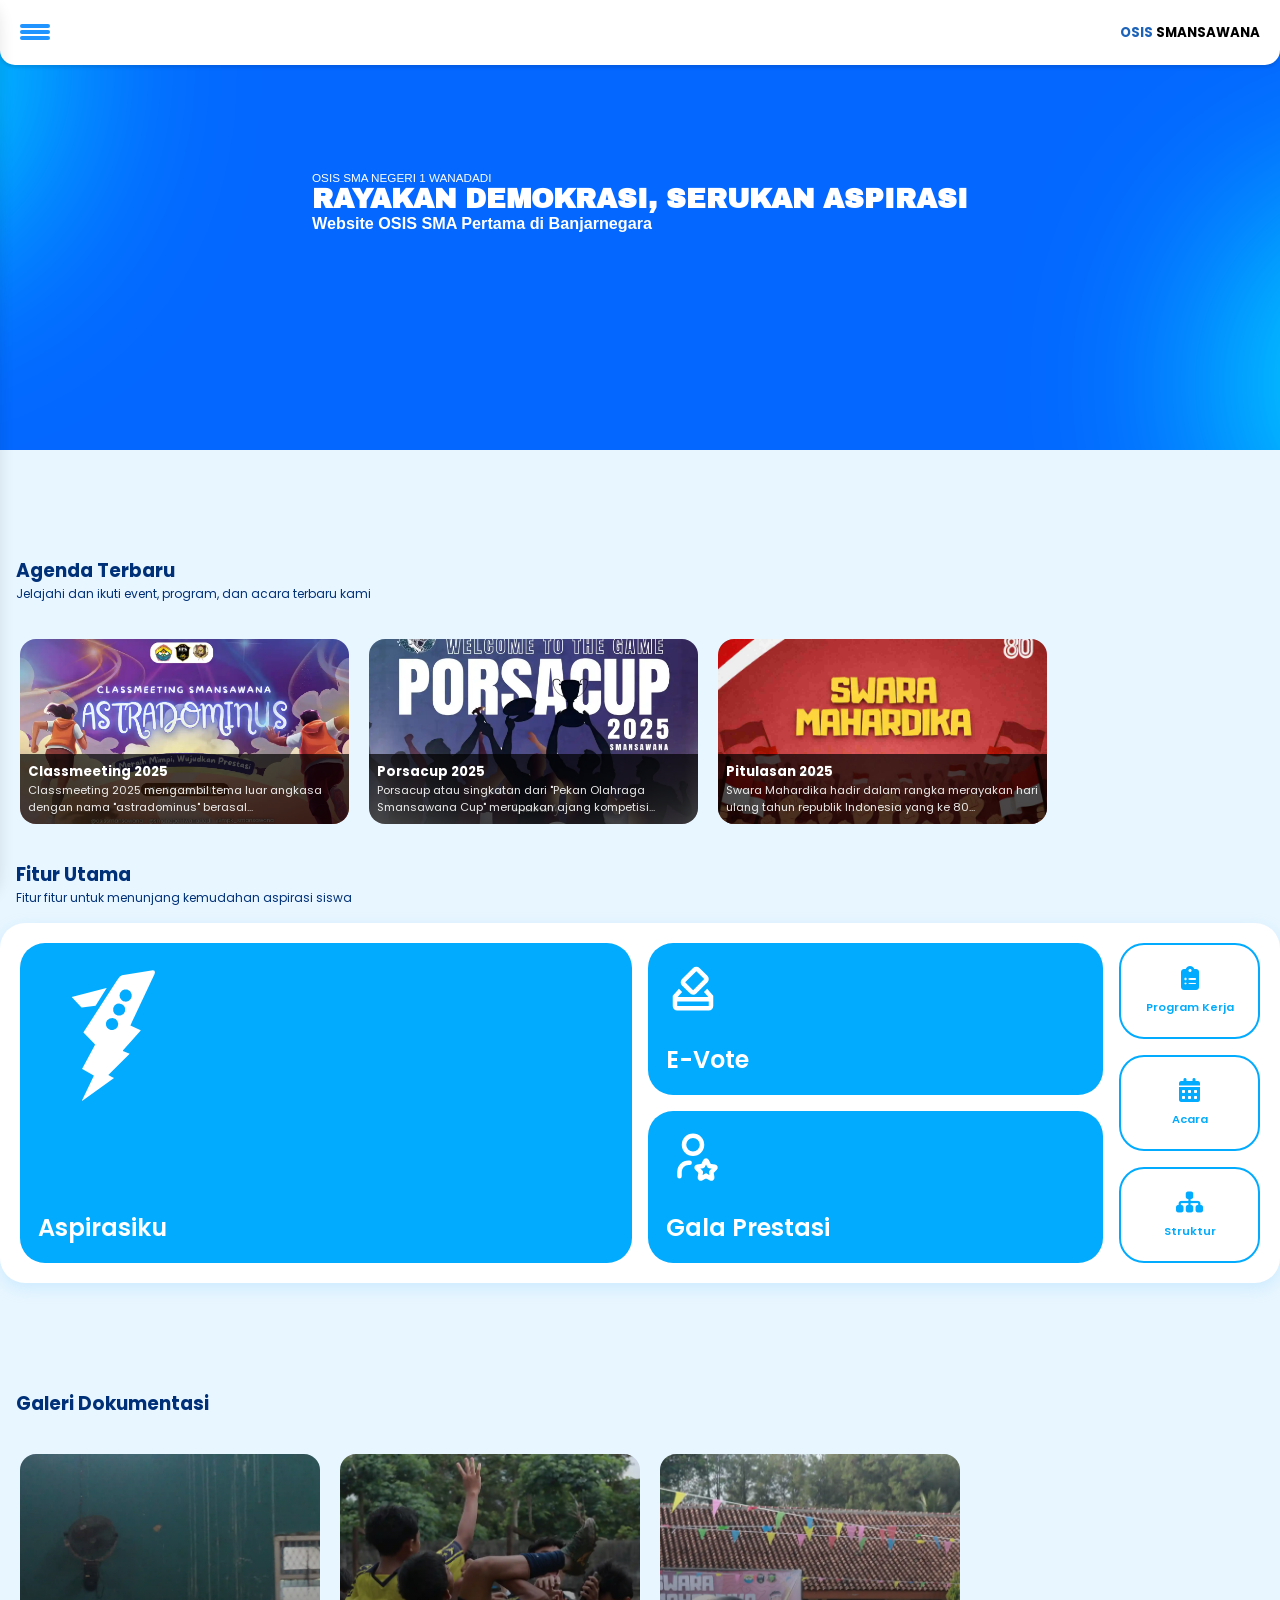
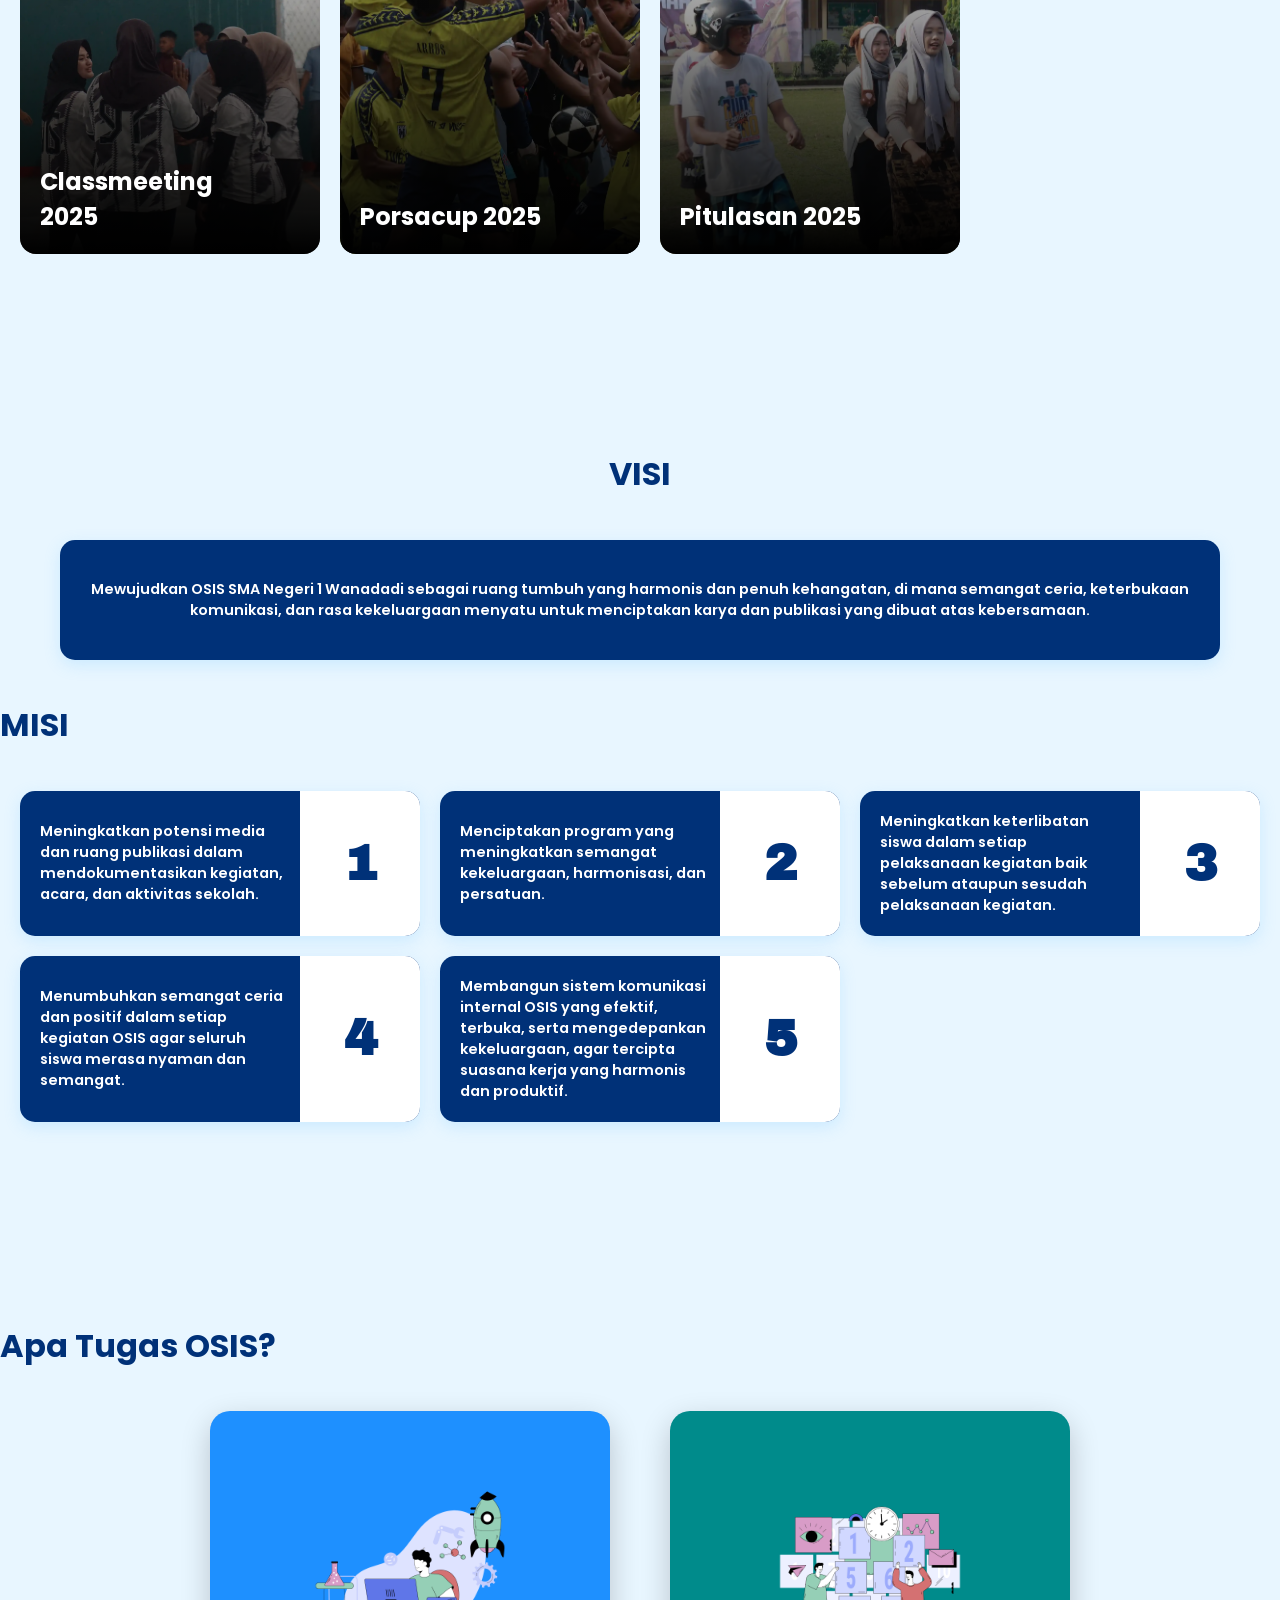
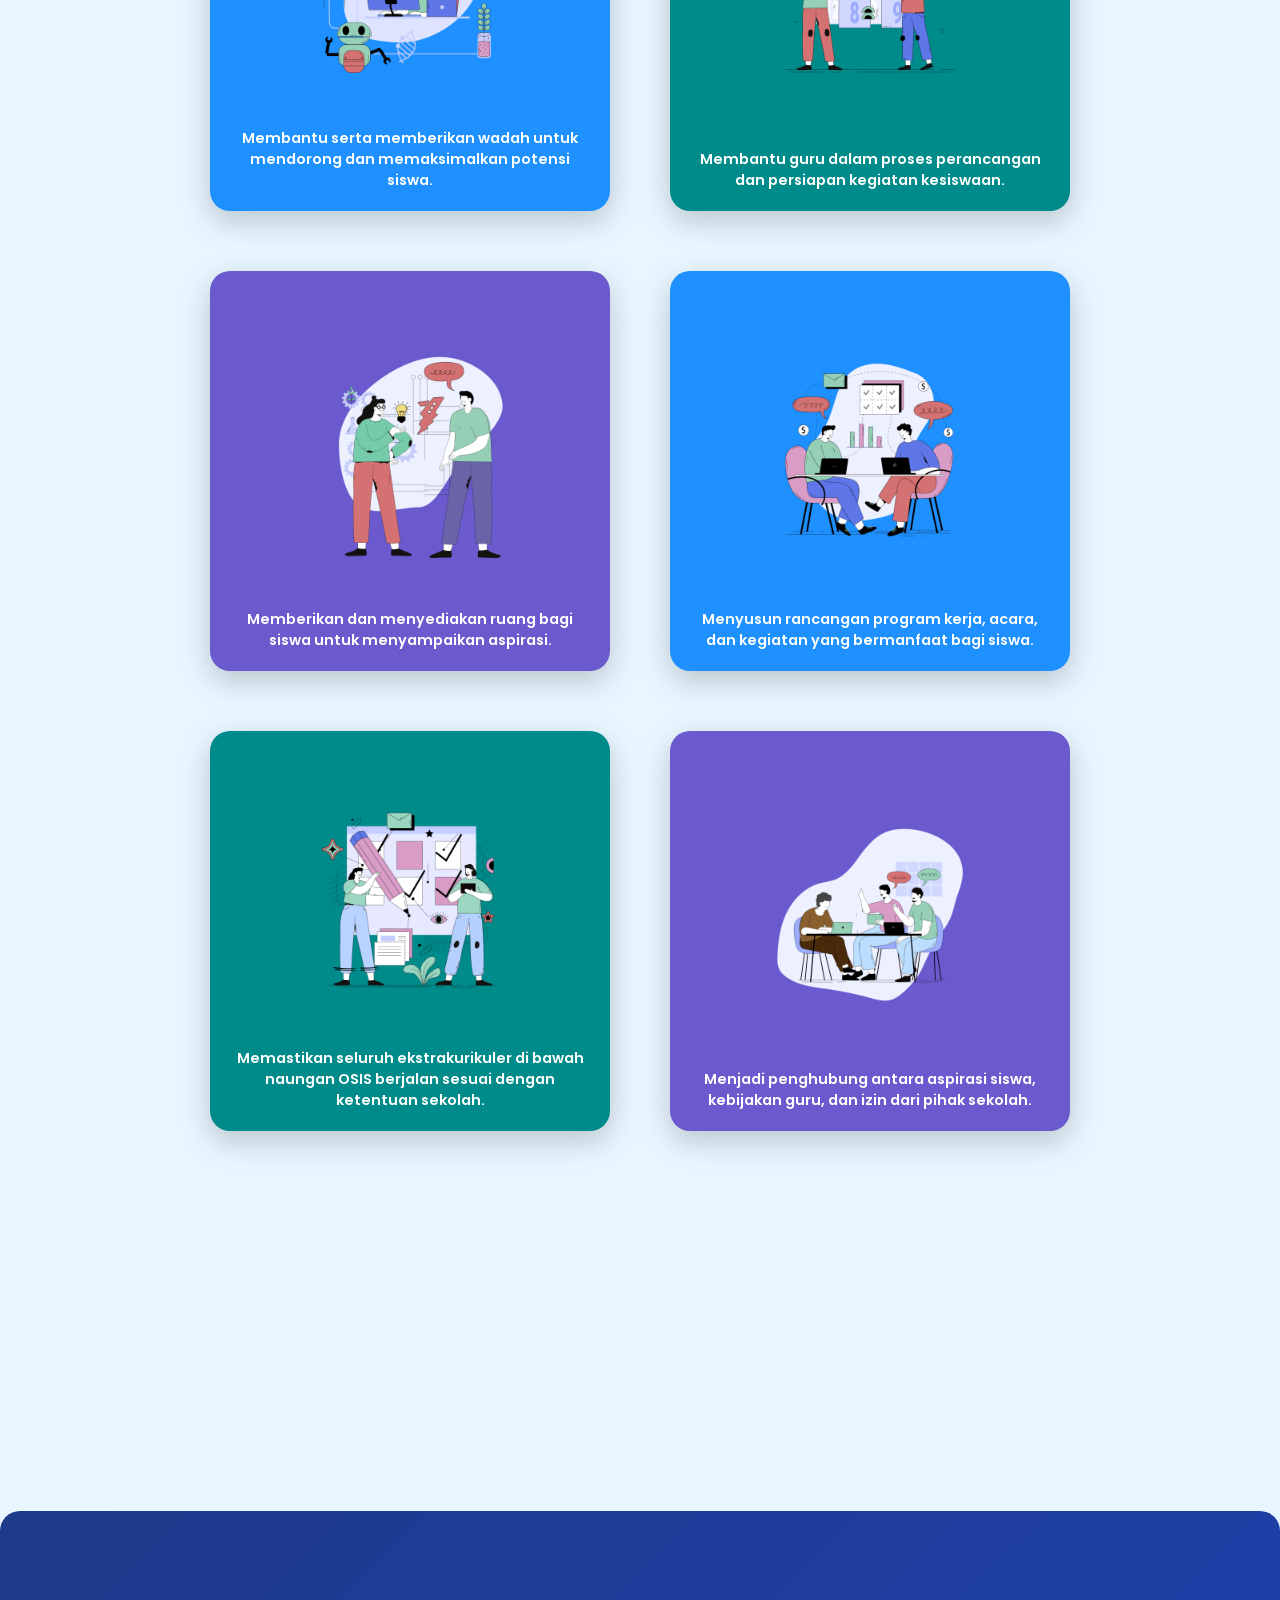
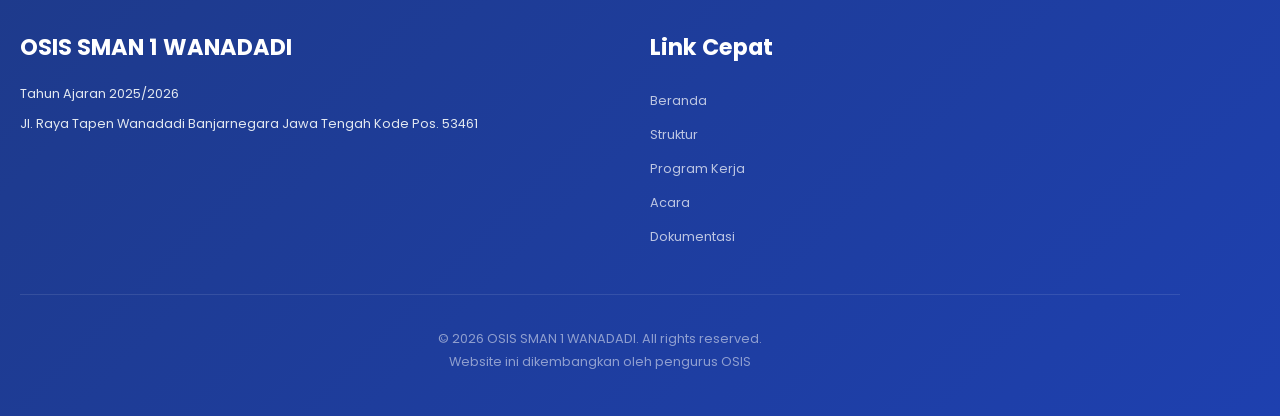
<file: index.html>
<!DOCTYPE html>
<html lang="en">
<head>
  <meta charset="UTF-8">
  <meta http-equiv="X-UA-Compatible" content="IE=Edge">
  <meta name="viewport" content="width=device-width, initial-scale=1">

  <title>OSIS SMANSAWANA</title>
  
  <!-- HTML -->
  

  <!-- Custom Styles -->
  <link rel="stylesheet" href="style.css">
  <link rel="preconnect" href="https://fonts.googleapis.com">
   <link rel="stylesheet" href="https://cdnjs.cloudflare.com/ajax/libs/font-awesome/6.5.0/css/all.min.css">
<link rel="preconnect" href="https://fonts.gstatic.com" crossorigin>
<link href="https://fonts.googleapis.com/css2?family=Alfa+Slab+One&family=Archivo+Black&family=Oswald:wght@200..700&display=swap" rel="stylesheet">
 <link href="https://fonts.googleapis.com/css2?family=Poppins:wght@300;400;600;700&display=swap" rel="stylesheet">
</head>

<body>
    <!-- Hero Section -->
     <div class="hero-section">
  <section id="gradienttop"></section>
  <section id="gradientbottom"></section>
  
     <div class="TempatText">
     <p id="text1">OSIS SMA NEGERI 1 WANADADI</p>
     <h1 id="text2">RAYAKAN DEMOKRASI, SERUKAN ASPIRASI</h1>
     <p id="text3">Website OSIS SMA Pertama di Banjarnegara</p>
   </div>  
     </div>
    
    



<!-- Image Slider -->
<div class="lettering">
<h3 style="margin: 0">Agenda Terbaru</h3>
<p style="margin: 0">Jelajahi dan ikuti event, program, dan acara terbaru kami</p>
</div>


<section class="imgSlider">
  <div class="sliderContainer">
    

  
  <div class="imgContainer">
  <a href="../acara/#cm25" 
    class="img" 
    style="background-image: 
    url(../image/astradonimus.webp);
    background-size: cover;
    background-position: center;">
      <div class="imgContent">
        <div class="imgText">
      <h5>Classmeeting 2025</h5>
      <p>Classmeeting 2025 mengambil tema luar angkasa dengan nama "astradominus" berasal...</p>

      </div>
      </div>
      </a>
  </div>

  <div class="imgContainer">
  <a href="../acara/#pc25" 
    class="img" 
    style="background-image: 
    url(../image/porsacup.webp);
    background-size: cover;
    background-position: center;">
      <div class="imgContent">
        <div class="imgText">
      <h5>Porsacup 2025</h5>
      <p>Porsacup atau singkatan dari "Pekan Olahraga Smansawana Cup" merupakan ajang kompetisi...</p>
      </div>
      </div>
      </a>
  </div>

  <div class="imgContainer">
  <a href="../acara/" 
    class="img" 
    style="background-image: 
    url(../image/mahardika.webp);
    background-size: cover;
    background-position: center;">
      <div class="imgContent">
        <div class="imgText">
      <h5>Pitulasan 2025</h5>
      <p>Swara Mahardika hadir dalam rangka merayakan hari ulang tahun republik Indonesia yang ke 80...</p>
      </div>
      </div>
      </a>
  </div>


  </div>
  </section>





<!-- List Menu -->
<div class="lettering">
<h3 style="margin: 0">Fitur Utama</h3>
<p style="margin: 0">Fitur fitur untuk menunjang kemudahan aspirasi siswa</p>
</div>

<!--Menu List-->
 </div>
  <div class="menu-place">

        
  <div class="grid-menu">
    <a href="../aspirasiku/" id="box1" class="bigbox">
  <svg class="iconlogo" id="aspirasiku" width="60" height="60" style="currentcolor;">
  <use href="svg-icons/icons.svg#Aspirasiku"></use>
  </svg>
      <h4>Aspirasiku</h4>

    </a>
    <a href="../perkembangan.html" id="box2" class="bigbox">
  <svg class="iconlogo" id="e-vote" width="54" height="54" style="currentcolor;">
      <use href="svg-icons/icons.svg#E-Vote"></use>
  </svg>
      <h4>E-Vote</h4>
    </a>
    <a href="../program-kerja/" id="box4" class="smallbox">
    <i class="fa-solid fa-clipboard-list"></i>
    <p>Program Kerja</p>
    </a>
    <a href="../acara/" id="box5" class="smallbox">
    <i class="fa-solid fa-calendar-days"></i>
    <p>Acara</p>
    </a>
    <a href="../perkembangan.html" id="box3" class="bigbox">
  <svg class="iconlogo" id="fame" width="54" height="54" style="currentcolor;">
      <use href="svg-icons/icons.svg#Fame"></use>
  </svg>
      <h4>Gala Prestasi</h4>
    </a>
    <a href="../struktur-osis/" id="box6" class="smallbox">
    <i class="fa-solid fa-sitemap"></i>
    <p>Struktur</p>
    </a>
  </div>

</div>
</div>
  </div>



<!--Galeri Dokumentasi-->
<div class="lettering">
<h3 style="margin: 0">Galeri Dokumentasi</h3>
</div>

<section id="photoSlider" class="photoSlider">
  <div class="sliderContainer">
    
    
    
  <div class="photoContainer">
    <a class="photo" style="
    background-image: url(../image/classmeet.webp); 
    background-size: cover;
    background-position: center;" 
    href="https://drive.google.com/drive/folders/110GZZHrKbKZeuYXpT9eHBCG7mWB-9F6A">
      <div class="photoContent">
        <h1 id="phototext">Classmeeting 2025</h1>
        </div>
      </a>
  </div>
  
    <div class="photoContainer">
    <a class="photo" style="
    background-image: url(../image/final.webp); 
    background-size: cover;
    background-position: center;" 
    href="https://drive.google.com/drive/folders/1Nhf6474iMEcEp1JfXSYEpnV_4eGancOP">
      <div class="photoContent">
        <h1 id="phototext">Porsacup 2025</h1>
        </div>
      </a>
  </div>
  
    <div class="photoContainer">
    <a class="photo" style="
    background-image: url(../image/pitulasan.webp); 
    background-size: cover;
    background-position: -50px;" 
    href="https://drive.google.com/drive/folders/12lCX-ydD9DP4mT8YaiY4xcNqbABIoIdj">
      <div class="photoContent">
        <h1 id="phototext">Pitulasan 2025</h1>
        </div>
      </a>
  </div>
  

</div>
</section>
  




<!--Visi & Misi -->

<div class="visi-container">
    <h1 style="place-self: center; color: #003178">VISI</h1>
    
    <div class="card card-visi">
        <div id="visi-content" class="visi-content">
            <p>Mewujudkan OSIS SMA Negeri 1 Wanadadi sebagai ruang tumbuh yang harmonis dan penuh kehangatan, di mana semangat ceria, keterbukaan komunikasi, dan rasa kekeluargaan menyatu untuk menciptakan karya dan publikasi yang dibuat atas kebersamaan.</p>
        </div>
    </div>
    </div>

    <h1 style="place-self: center; color: #003178">MISI</h1>

    <div class="misi-grid-wrapper">
        <div class="card card-misi">
            <div class="misi-content">
                <p>Meningkatkan potensi media dan ruang publikasi dalam mendokumentasikan kegiatan, acara, dan aktivitas sekolah.</p>
            </div>
            <div class="number-place">
                <div class="misi-number"><h2>1</h2></div>
            </div>
        </div>

        <div class="card card-misi">
            <div class="misi-content">
                <p>Menciptakan program yang meningkatkan semangat kekeluargaan, harmonisasi, dan persatuan.</p>
            </div>
            <div class="number-place">
                <div class="misi-number"><h2>2</h2></div>
            </div>
        </div>
        
        <div class="card card-misi">
            <div class="misi-content">
                <p>Meningkatkan keterlibatan siswa dalam setiap pelaksanaan kegiatan baik sebelum ataupun sesudah pelaksanaan kegiatan.</p>
            </div>
            <div class="number-place">
                <div class="misi-number"><h2>3</h2></div>
            </div>
        </div>
        
        <div class="card card-misi">
            <div class="misi-content">
                <p>Menumbuhkan semangat ceria dan positif dalam setiap kegiatan OSIS agar seluruh siswa merasa nyaman dan semangat.</p>
            </div>
            <div class="number-place">
                <div class="misi-number"><h2>4</h2></div>
            </div>
        </div>      
        
        <div class="card card-misi">
            <div class="misi-content">
                <p>Membangun sistem komunikasi internal OSIS yang efektif, terbuka, serta mengedepankan kekeluargaan, agar tercipta suasana kerja yang harmonis dan produktif.</p>
            </div>
            <div class="number-place">
                <div class="misi-number"><h2>5</h2></div>
            </div>
        </div>
    </div>
</div>


    
    
<!--Tugas OSIS-->
      <h1 id="tugasosis" style="place-self: center; color: #003178">Apa Tugas OSIS?</h1>
  <div class="tugas-container">

    <div id="tugas1" class="tugas-card">
        <div class="illustration-container">
            <img src="../image/bakat.webp" alt="Ilustrasi OSIS" class="main-img">
        </div>

        <div class="tugas-content">
            <p>Membantu serta memberikan wadah untuk mendorong dan memaksimalkan potensi siswa.</p>
        </div>
    </div>
    
        <div id="tugas2" class="tugas-card">
        <div class="illustration-container">
            <img src="../image/panitia.webp" alt="Ilustrasi OSIS" class="main-img">
        </div>
        
        <div class="tugas-content">
            <p>Membantu guru dalam proses perancangan dan persiapan kegiatan kesiswaan.</p>
        </div>
    </div>
    
        <div id="tugas3" class="tugas-card">
        <div class="illustration-container">
            <img src="../image/aspirasi.webp" alt="Ilustrasi OSIS" class="main-img">
        </div>
        
        <div class="tugas-content">
            <p>Memberikan dan menyediakan ruang bagi siswa untuk menyampaikan aspirasi.</p>
        </div>
    </div>
    
        <div id="tugas4" class="tugas-card">
        <div class="illustration-container">
            <img src="../image/proker.webp" alt="Ilustrasi OSIS" class="main-img">
        </div>
        
        <div class="tugas-content">
            <p>Menyusun rancangan program kerja, acara, dan kegiatan yang bermanfaat bagi siswa. </p>
        </div>
    </div>
    
        <div id="tugas5" class="tugas-card">
        <div class="illustration-container">
            <img src="../image/inspeksi.webp" alt="Ilustrasi OSIS" class="main-img">
        </div>
        
        <div class="tugas-content">
            <p>Memastikan seluruh ekstrakurikuler di bawah naungan OSIS berjalan sesuai dengan ketentuan sekolah. </p>
        </div>
    </div>
    
        <div id="tugas6" class="tugas-card">
        <div class="illustration-container">
            <img src="../image/komunikator.webp" alt="Ilustrasi OSIS" class="main-img">
        </div>
        
        <div class="tugas-content">
            <p>Menjadi penghubung antara aspirasi siswa, kebijakan guru, dan izin dari pihak sekolah.</p>
        </div>
    </div>
    </div>





<footer class="main-footer">
    <div class="footer-container">
        <div class="footer-content">
            <div class="footer-logo">
                <h2>OSIS SMAN 1 WANADADI</h2>
                <p>Tahun Ajaran 2025/2026</p>
                <p>Jl. Raya Tapen Wanadadi Banjarnegara Jawa Tengah Kode Pos. 53461</p>
            </div>
            
            <div class="footer-links">
                <h2>Link Cepat</h2>
                <nav>
                    <a href="https://youtube.com">Beranda</a>
                    <a href="struktur-osis/">Struktur</a>
                    <a href="program-kerja/">Program Kerja</a>
                    <a href="acara/">Acara</a>
                    <a href="#photoSlider">Dokumentasi</a>
                </nav>
            </div>
        </div>

        <div class="footer-bottom">
            <p>&copy; 2026 OSIS SMAN 1 WANADADI. All rights reserved.</p>
            <p>Website ini dikembangkan oleh pengurus OSIS</p>
        </div>
    </div>
</footer>

   
<div style="position: absolute; top: 0; left: 0;" id="navbar-container"></div>
<script src="../navbar.js"></script>

</body>
</html>
</file>
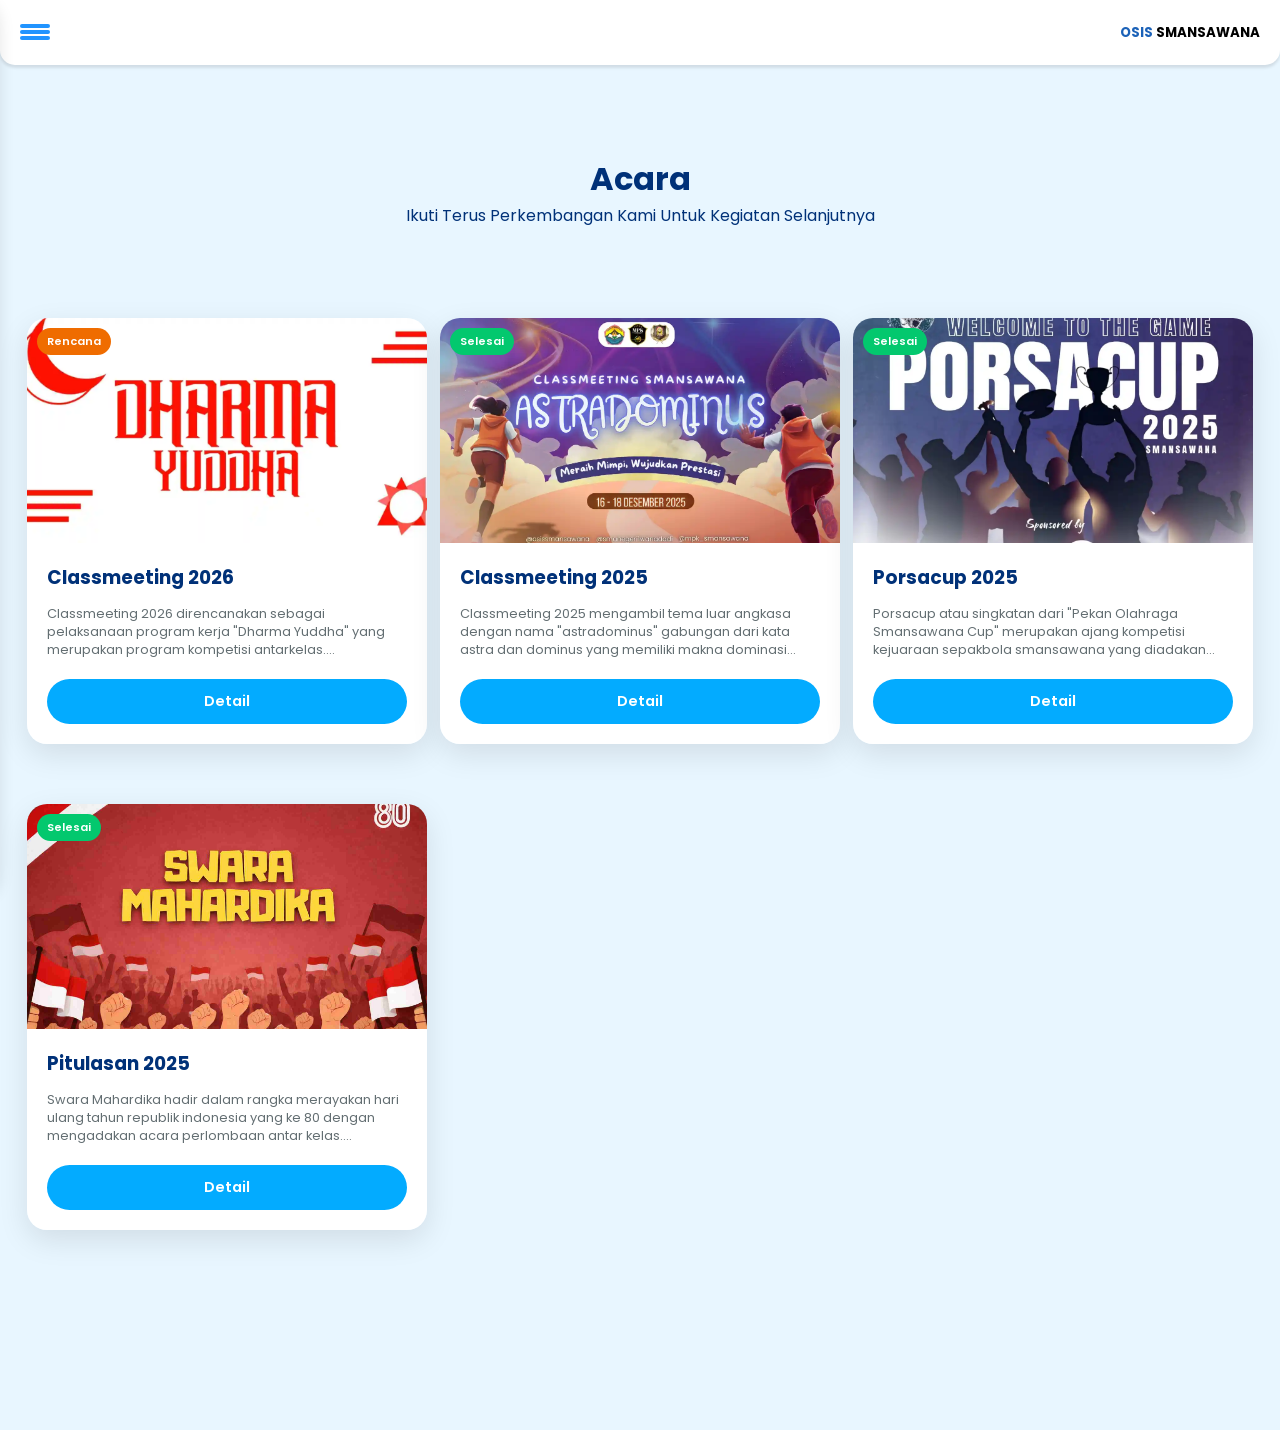
<file: acara/index.html>
<!DOCTYPE html>
<html>

<head>
  <meta charset="UTF-8">
  <meta name="viewport" content="width=device-width, initial-scale=1">
    <link rel="preconnect" href="https://fonts.googleapis.com">
  <link rel="stylesheet" href="https://cdnjs.cloudflare.com/ajax/libs/font-awesome/6.5.0/css/all.min.css">
  <link rel="preconnect" href="https://fonts.gstatic.com" crossorigin>
  <link href="https://fonts.googleapis.com/css2?family=Alfa+Slab+One&family=Archivo+Black&family=Oswald:wght@200..700&display=swap" rel="stylesheet">
  <link href="https://fonts.googleapis.com/css2?family=Poppins:wght@300;400;600;700&display=swap" rel="stylesheet">
  <title>Acara</title>
  <style>
  
   * {
    box-sizing: border-box;
    font-family: 'Poppins', sans-serif;
}


   body {
    background: #e8f6ff;
    margin: 0;
    padding: 0;
    color: #003178;

}

.header {
    text-align: center;
    margin: 15vh 0 50px 0;
    padding: 20px;
}
   /*Tugas OSIS*/
.proker-container {
    display: grid;
    grid-template-columns: 1fr ;
    justify-content: center;
    align-items: center;
    gap: 60px 0;
    margin-bottom: 20vh;
    padding: 20px;
}
/* Tablet */
@media (min-width: 768px) {
    .proker-container{
        grid-template-columns: repeat(2, 1fr);
    }
}

/* PC/Desktop */
@media (min-width: 1024px) {
    .proker-container {
        grid-template-columns: repeat(3, 1fr);
    }
    .visi-container {
        max-width: 600px;
        margin-left: auto;
        margin-right: auto;
    }
}

.proker-card {
    width: 100%;
    max-width: 400px;
    border-radius: 20px;
    display: flex;
    flex-direction: column;
    box-shadow: 0 10px 30px rgba(0,0,0,0.1);
    transition: 300ms;
    position: relative;
    overflow: hidden;
    align-self: flex-start;
    justify-self: center;
}

.imgcontain {
  width: 100%;
  aspect-ratio: 16/9;
  background-size: cover;
  background-position: center;
  background-repeat: no-repeat;
  position: relative;
}

.status {
  position: absolute;
  top: 10px;
  left: 10px;
  border-radius: 25px;
  padding: 5px 10px;
  color: white;
  font-size: .7rem;
  font-weight: 600;
}

.ongoing { 
  background: rgba(3, 171, 255); 
}
.completed { 
  background: rgba(3, 200, 110);
}
.planned { 
  background: rgba(239, 108, 0);
}

.proker-desc {
  padding: 20px;
  background: white;
}

.proker-desc h3 {
  margin: 0;
}

.proker-desc p{
  margin-bottom: 0;
  font-size: .8rem;
}

.button {
  display: block;
  text-align: center;
  color: white;
  width: 100%;
  padding: 10px 0;
  background: #03abff;
  border: 2px solid transparent;
  border-radius: 25px;
  margin-top: 20px;
  transition: 200ms;
  font-weight: 600;
  font-size: 0.9rem;
}

.button::before {
  content:'Detail';
}

#detail4:checked~.button::before,
#detail3:checked~.button::before,
#detail2:checked~.button::before,
#detail:checked~.button::before {
  content: 'Tutup';
}

#detail4:checked ~.button, 
#detail3:checked ~.button,
#detail2:checked ~.button, 
#detail:checked ~.button {
  background: none;
  border: 2px solid #03abff;
  color: #03abff;
}

.proker-desc p {
  width: 100%;
  display: -webkit-box;
  -webkit-box-orient: vertical;
  -webkit-line-clamp: 3;
  overflow: hidden;
  color: #636e72;
  transition: 300ms;
}

#detail4:checked ~p, 
#detail3:checked ~p,
#detail2:checked ~p, 
#detail:checked ~p  {
  -webkit-line-clamp: none;
}




  </style>
</head>

<body>
  
    <header class="header">
      <h1 style="margin: 0; padding: 0;">Acara</h1>
      <p style="margin: 0; padding: 0;">Ikuti Terus Perkembangan Kami Untuk Kegiatan Selanjutnya</p>
    </header>
    
    
<div class="proker-container">
  <div id="cm26" class="proker-card">
<div style="background-image: url('../image/dharma-yuddha.webp');" class="imgcontain">
  <span class="status planned">Rencana</span>
  </div>
  <div class="proker-desc">
  <h3>Classmeeting 2026</h3>
  <input style="display: none" type="checkbox" id="detail"/>
    <p>Classmeeting 2026 direncanakan sebagai pelaksanaan program kerja "Dharma Yuddha" yang merupakan program kompetisi antarkelas.
        <br></br>
    Dharma Yuddha adalah program kompetisi antarkelas dengan variasi kompetisi yang lebih beragam.
      <br></br>
    Diambil dari kata "dharma" dan "yuddha" dalam bahasa sanskerta, yang memiliki arti pertarungan dan kebenaran. Sehingga memiliki makna pertarungan berdasarkan kebenaran.
      <br></br>
    Variasi kompetisi yang lebih banyak diharapkan dapat mendorong dan memaksimalkan potensi yang dimiliki oleh siswa, pada bidang bidang yang lebih spesifik.
    <br></br>
    Program ini direncanakan akan diterapkan pada classmeeting 2026 mendatang, namun masih berupa rencana mengingat waktu dan persetujuan izin yang masih perlu diusahakan.
  </p>
  <label class="button" for="detail"></label>
  </div>
  </div>
  
  
  
  
    <div id="cm25" class="proker-card">
  <div style="background-image: url('../image/astradonimus.webp');" class="imgcontain">
  <span class="status completed">Selesai</span>
  </div>
  <div class="proker-desc">
  <h3>Classmeeting 2025</h3>
  <input style="display: none" type="checkbox" id="detail2"/>
  <p>
Classmeeting 2025 mengambil tema luar angkasa dengan nama "astradominus" gabungan dari kata astra dan dominus yang memiliki makna dominasi para bintang.
<br></br>
Acara yang digelar selama 3 hari mulai dari 16 hingga 18 september ini menghadirkan beberapa cabang perlombaan yang meliputi:
    <br></br>
    - E-Sport Mobile Legend
    <br>- Gobak Sodor
    <br>- Menyanyi Berantai
    <br>- Voli Putri
    <br></br>
    Terlepas dari segala kendala dan masalah terkait waktu dan izin pelaksanaan acara, akan tetapi acara classmeeting 2025 dapat berjalan sebagaimana mestinya.
  </p>
  <label class="button" for="detail2"></label>
  </div>
  </div>
  
  <div id="pc25" class="proker-card">
<div style="background-image: url('../image/porsacup.webp');" class="imgcontain">
  <span class="status completed">Selesai</span>
  </div>
  <div class="proker-desc">
  <h3>Porsacup 2025</h3>
  <input style="display: none" type="checkbox" id="detail3"/>
    <p>Porsacup atau singkatan dari "Pekan Olahraga Smansawana Cup" merupakan ajang kompetisi kejuaraan sepakbola smansawana yang diadakan setiap satu tahun sekali. 
    <br></br>
  Kompetisi ini diikuti oleh 16 tim, dengan 15 tim diantaranya didapat dari gabungan dua kelas berbeda antara kelas 10, 11, dan 12, yang didapat berdasarkan hasil undian, serta tambahan 1 tim dari perwakilan guru.
    <br></br>
    Terdapat 4 kategori kejuaraan tim yaitu:
    <br>
        - Juara 1
    <br>- Juara 2
    <br>- Juara 3
    <br>- Harapan 1
    <br></br>
Selain itu terdapat juga kategori penghargaan lain yaitu:
      <br>
        - Pemain Individu Terbaik (Best Player)
    <br>- Pencetak Gol Terbanyak (Top Scorer)
    <br>- Pendukung Terbaik (Best Supporter)
    <br></br>
  </p>
  <label class="button" for="detail3"></label>
  </div>
  </div>


<div id="pl25" class="proker-card">
<div style="background-image: url('../image/mahardika.webp');" class="imgcontain">
  <span class="status completed">Selesai</span>
  </div>
  <div class="proker-desc">
  <h3>Pitulasan 2025</h3>
  <input style="display: none" type="checkbox" id="detail4"/>
    <p>Swara Mahardika hadir dalam rangka merayakan hari ulang tahun republik indonesia yang ke 80 dengan mengadakan acara perlombaan antar kelas.
            <br></br>
          "Swara" yang berarti suara, dan "mahardika" yang berarti bijaksana/mulia, memberikan kesan makna suara yang mulia, indah, dan bijaksana.
              <br></br>
          Swara Mahardika menghadirkan beberapa cabang lomba yaitu:
              <br></br>- Lomba Debat
<br>- Lomba Kombinasi
<br>- Lomba Senam
<br>- Lomba Poster
<br>- Lomba Jalan Gayeng
  </p>
  <label class="button" for="detail4"></label>
  </div>
  </div>
  
  
  
  
  </div>
  
  <div style="position: absolute; top: 0; left: 0;" id="navbar-container"></div>
<script src="../navbar.js"></script>

</body>

</html>
</file>
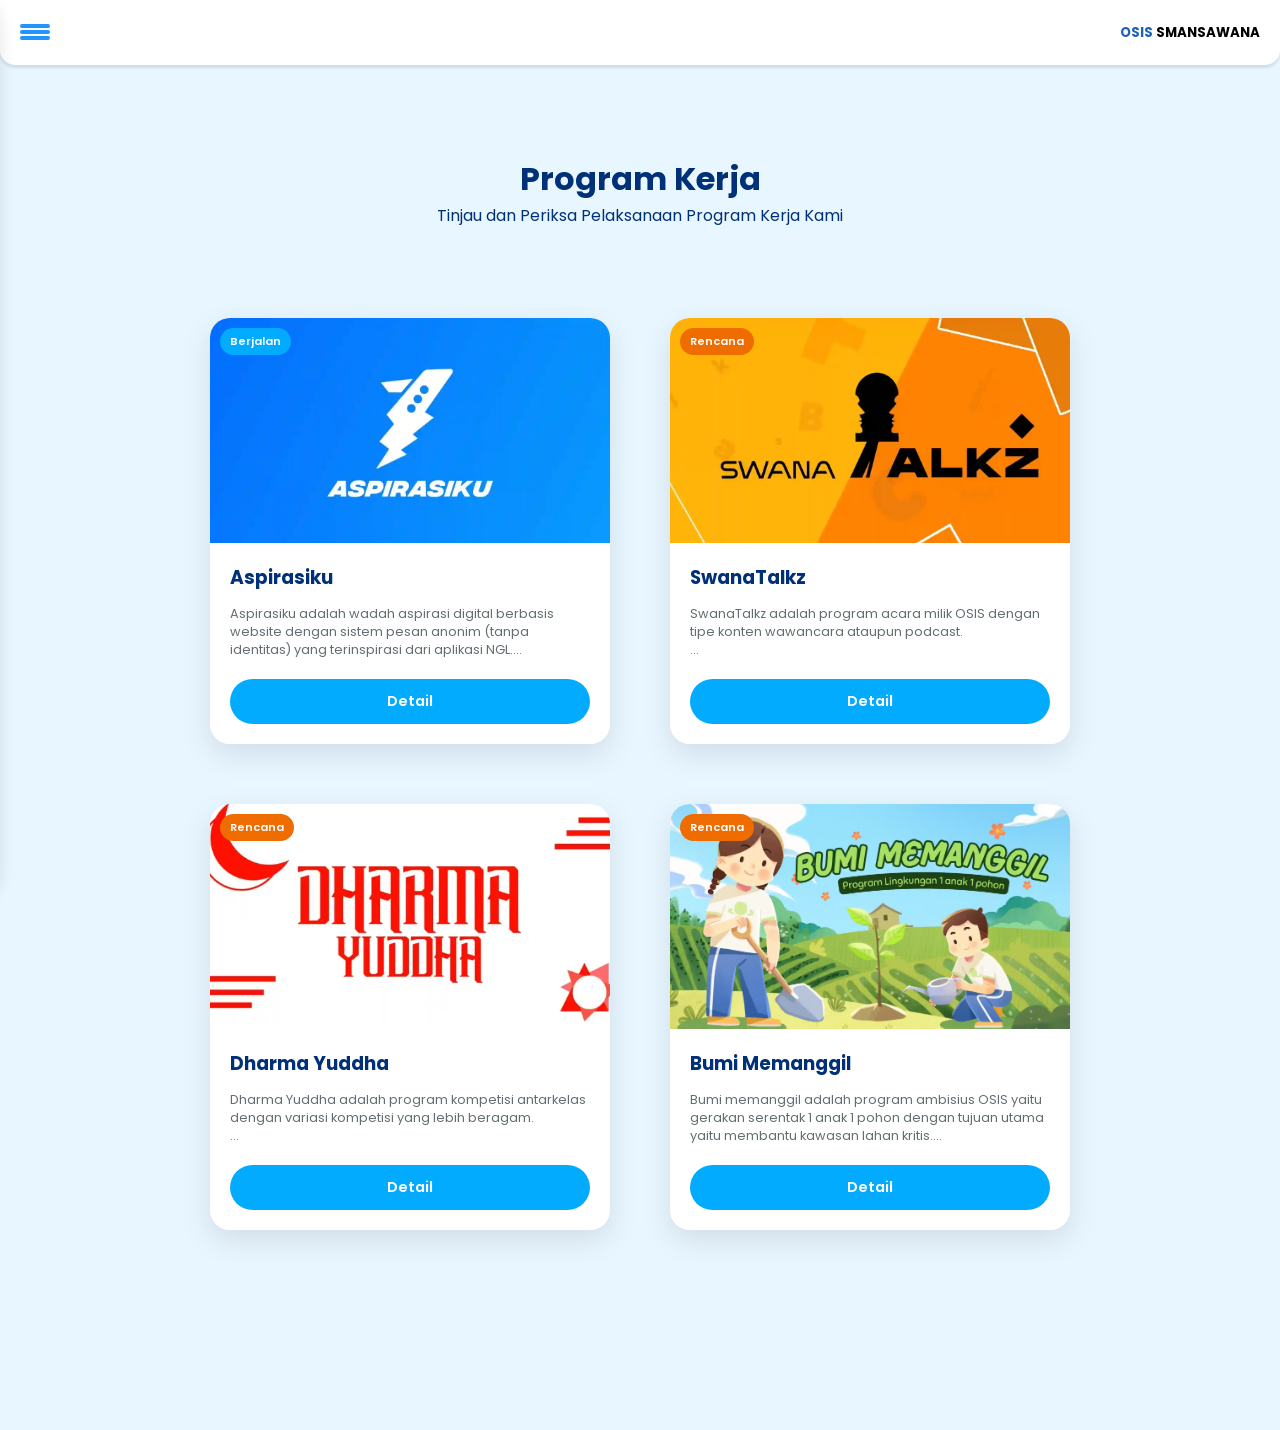
<file: program-kerja/index.html>
<!DOCTYPE html>
<html>

<head>
  <meta charset="UTF-8">
  <meta name="viewport" content="width=device-width, initial-scale=1">
  <title>Program Kerja</title>
    <link rel="preconnect" href="https://fonts.googleapis.com">
  <link rel="stylesheet" href="https://cdnjs.cloudflare.com/ajax/libs/font-awesome/6.5.0/css/all.min.css">
  <link rel="preconnect" href="https://fonts.gstatic.com" crossorigin>
  <link href="https://fonts.googleapis.com/css2?family=Alfa+Slab+One&family=Archivo+Black&family=Oswald:wght@200..700&display=swap" rel="stylesheet">
  <link href="https://fonts.googleapis.com/css2?family=Poppins:wght@300;400;600;700&display=swap" rel="stylesheet">
  <style>
  
   * {
    box-sizing: border-box;
    font-family: 'Poppins', sans-serif;
}


   body {
    background: #e8f6ff;
    margin: 0;
    padding: 0;
    color: #003178;

}

.header {
    text-align: center;
    margin: 15vh 0 50px 0;
    padding: 20px;
}
   /*Tugas OSIS*/
.proker-container {
    display: flex;
    flex-wrap: wrap;
    justify-content: center;
    align-items: center;
    gap: 60px;
    margin-bottom: 20vh;
    padding: 20px;
}

.proker-card {
    width: 100%;
    max-width: 400px;
    border-radius: 20px;
    display: flex;
    flex-direction: column;
    position: relatif;
    box-shadow: 0 10px 30px rgba(0,0,0,0.1);
    transition: 300ms;
    position: relative;
    overflow: hidden;
    place-self: flex-start;
}

.imgcontain {
  width: 100%;
  aspect-ratio: 16/9;
  background-size: cover;
  background-position: center;
  background-repeat: no-repeat;
  position: relative;
}

.status {
  position: absolute;
  top: 10px;
  left: 10px;
  border-radius: 25px;
  padding: 5px 10px;
  color: white;
  font-size: .7rem;
  font-weight: 600;
}

.ongoing { 
  background: rgba(3, 171, 255); 
}
.completed { 
  background: rgba(3, 200, 110);
}
.planned { 
  background: rgba(239, 108, 0);
}

.proker-desc {
  padding: 20px;
  background: white;
}

.proker-desc h3 {
  margin: 0;
}

.proker-desc p{
  margin-bottom: 0;
  font-size: .8rem;
}

.button {
  display: block;
  text-align: center;
  color: white;
  width: 100%;
  padding: 10px 0;
  background: #03abff;
  border: 2px solid transparent;
  border-radius: 25px;
  margin-top: 20px;
  transition: 200ms;
  font-weight: 600;
  font-size: 0.9rem;
}

.button::before {
  content:'Detail';
}

#detail4:checked~.button::before,
#detail3:checked~.button::before,
#detail2:checked~.button::before,
#detail:checked~.button::before {
  content: 'Tutup';
}

#detail4:checked ~.button, 
#detail3:checked ~.button,
#detail2:checked ~.button, 
#detail:checked ~.button {
  background: none;
  border: 2px solid #03abff;
  color: #03abff;
}

.proker-desc p {
  width: 100%;
  display: -webkit-box;
  -webkit-box-orient: vertical;
  -webkit-line-clamp: 3;
  overflow: hidden;
  color: #636e72;
  transition: max-height 300ms
}

#detail4:checked ~p, 
#detail3:checked ~p,
#detail2:checked ~p, 
#detail:checked ~p  {
  -webkit-line-clamp: none;
}




  </style>
</head>

<body>
  
    <header class="header">
      <h1 style="margin: 0; padding: 0;"> Program Kerja</h1>
      <p style="margin: 0; padding: 0;"> Tinjau dan Periksa Pelaksanaan Program Kerja Kami</p>
    </header>
    
    
<div class="proker-container">
  <div class="proker-card">
<div style="background-image: url('../image/aspirasiku.webp');" class="imgcontain">
  <span class="status ongoing">Berjalan</span>
  </div>
  <div class="proker-desc">
  <h3>Aspirasiku</h3>
  <input style="display: none" type="checkbox" id="detail"/>
    <p>Aspirasiku adalah wadah aspirasi digital berbasis website dengan sistem pesan anonim (tanpa identitas) yang terinspirasi dari aplikasi NGL. 
        <br></br>
    Aspirasiku merupakan inovasi yang berawal dari permasalahan siswa akan kesulitan untuk menyampaikan aspirasi secara langsung, serta ide untuk merancang sebuah media aspirasi yang dapat yang dapat diakses kapanpun dan dimanapun, supaya siswa dapat lebih mudah dalam memberikan aspirasi dan tidak terbatas akan waktu ataupun tempat.
      <br></br>
    Dengan Aspirasiku, siswa dapat menyampaikan aspirasi langsung secara real time yang dapat dilakukan kapanpun, dan dimanapun.
  </p>
  <label class="button" for="detail"></label>
  </div>
  </div>
  
  
  
  
    <div class="proker-card">
  <div style="background-image: url('../image/swanatalkz.webp');" class="imgcontain">
  <span class="status planned">Rencana</span>
  </div>
  <div class="proker-desc">
  <h3>SwanaTalkz</h3>
  <input style="display: none" type="checkbox" id="detail2"/>
  <p>
SwanaTalkz adalah program acara milik OSIS dengan tipe konten wawancara ataupun podcast. 
<br></br>
SwanaTalkz bertujuan membantu meningkatkan atensi dari publik dan media massa kepada individu individu SMAN 1 Wanadadi yang berprestasi, unggul, dan inspiratif, lewat publikasi media digital yang mencakup ruang lingkup yang lebih luas. 
    <br></br>
SwanaTalkz akan mencakup wawancara dan podcast bulanan bersama narasumber dari SMAN 1 Wanadadi yang sedang meraih perhatian besar.
  </p>
  <label class="button" for="detail2"></label>
  </div>
  </div>
  
  <div class="proker-card">
<div style="background-image: url('../image/dharma-yuddha.webp');" class="imgcontain">
  <span class="status planned">Rencana</span>
  </div>
  <div class="proker-desc">
  <h3>Dharma Yuddha</h3>
  <input style="display: none" type="checkbox" id="detail3"/>
    <p>Dharma Yuddha adalah program kompetisi antarkelas dengan variasi kompetisi yang lebih beragam.
    <br></br>
  Diambil dari kata "dharma" dan "yuddha" dalam bahasa sanskerta, yang memiliki arti pertarungan dan kebenaran. Sehingga memiliki makna pertarungan berdasarkan kebenaran.
    <br></br>
    Variasi kompetisi yang lebih banyak diharapkan dapat mendorong dan memaksimalkan potensi yang dimiliki oleh siswa, pada bidang bidang yang lebih spesifik.
    <br></br>
    Program ini direncanakan akan diterapkan pada classmeeting 2026 mendatang, namun masih berupa rencana mengingat waktu dan persetujuan izin yang masih perlu diusahakan.
  </p>
  <label class="button" for="detail3"></label>
  </div>
  </div>


<div class="proker-card">
<div style="background-image: url('../image/bumi-memanggil.webp');" class="imgcontain">
  <span class="status planned">Rencana</span>
  </div>
  <div class="proker-desc">
  <h3>Bumi Memanggil</h3>
  <input style="display: none" type="checkbox" id="detail4"/>
    <p>Bumi memanggil adalah program ambisius OSIS yaitu gerakan serentak 1 anak 1 pohon dengan tujuan utama yaitu membantu kawasan lahan kritis.
            <br></br>
        Program ini juga dirancang sebagai kampanye untuk meningkatkan kesadaran siswa akan pentingnya menjaga kelestarian alam dan sekitar, guna menghasilkan individu yang peduli terhadap lingkungan. 
              <br></br>
          Dalam program ini siswa diharuskan menyumbang 1 bibit pohon yang kemudian akan dikumpulkan dan dikirim langsung ke kawasan lahan kritis.
  </p>
  <label class="button" for="detail4"></label>
  </div>
  </div>
  
  
  
  
  </div>
  
  <div style="position: absolute; top: 0; left: 0;" id="navbar-container"></div>
<script src="../navbar.js"></script>

</body>

</html>
</file>
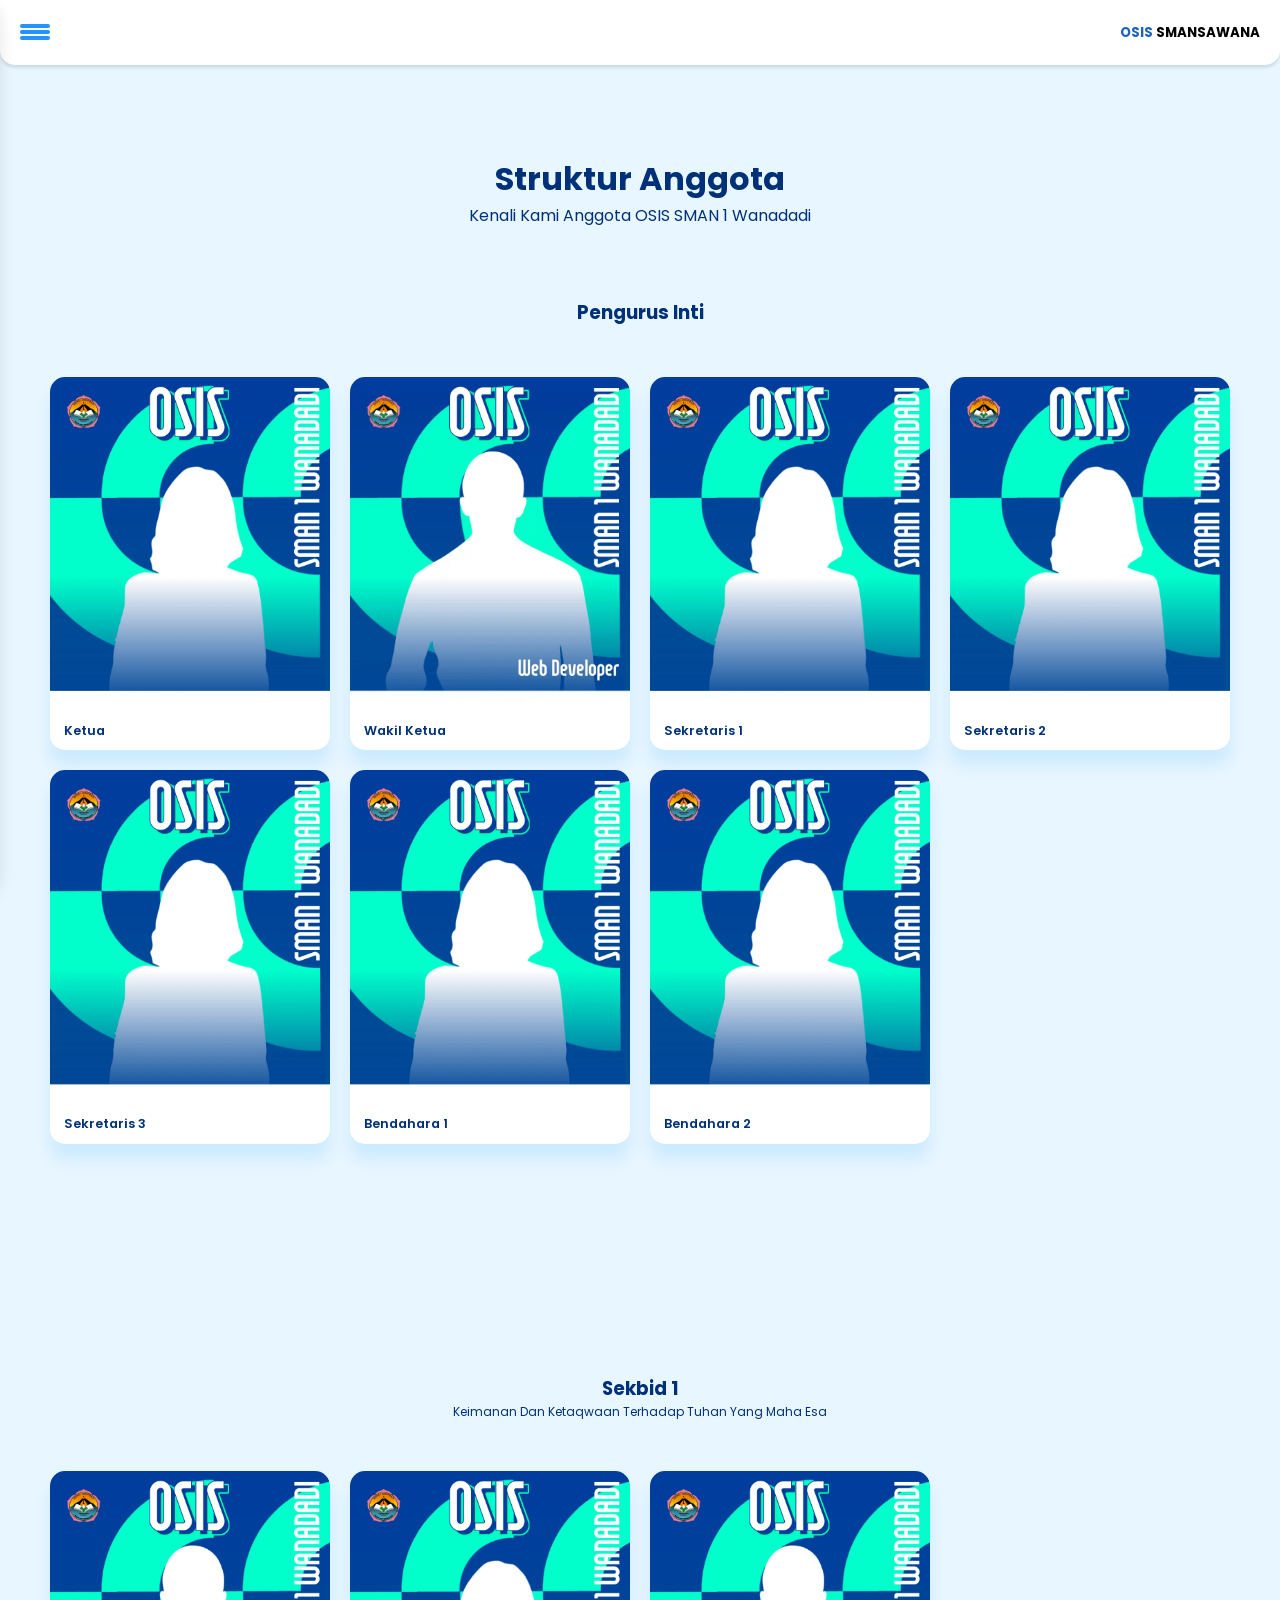
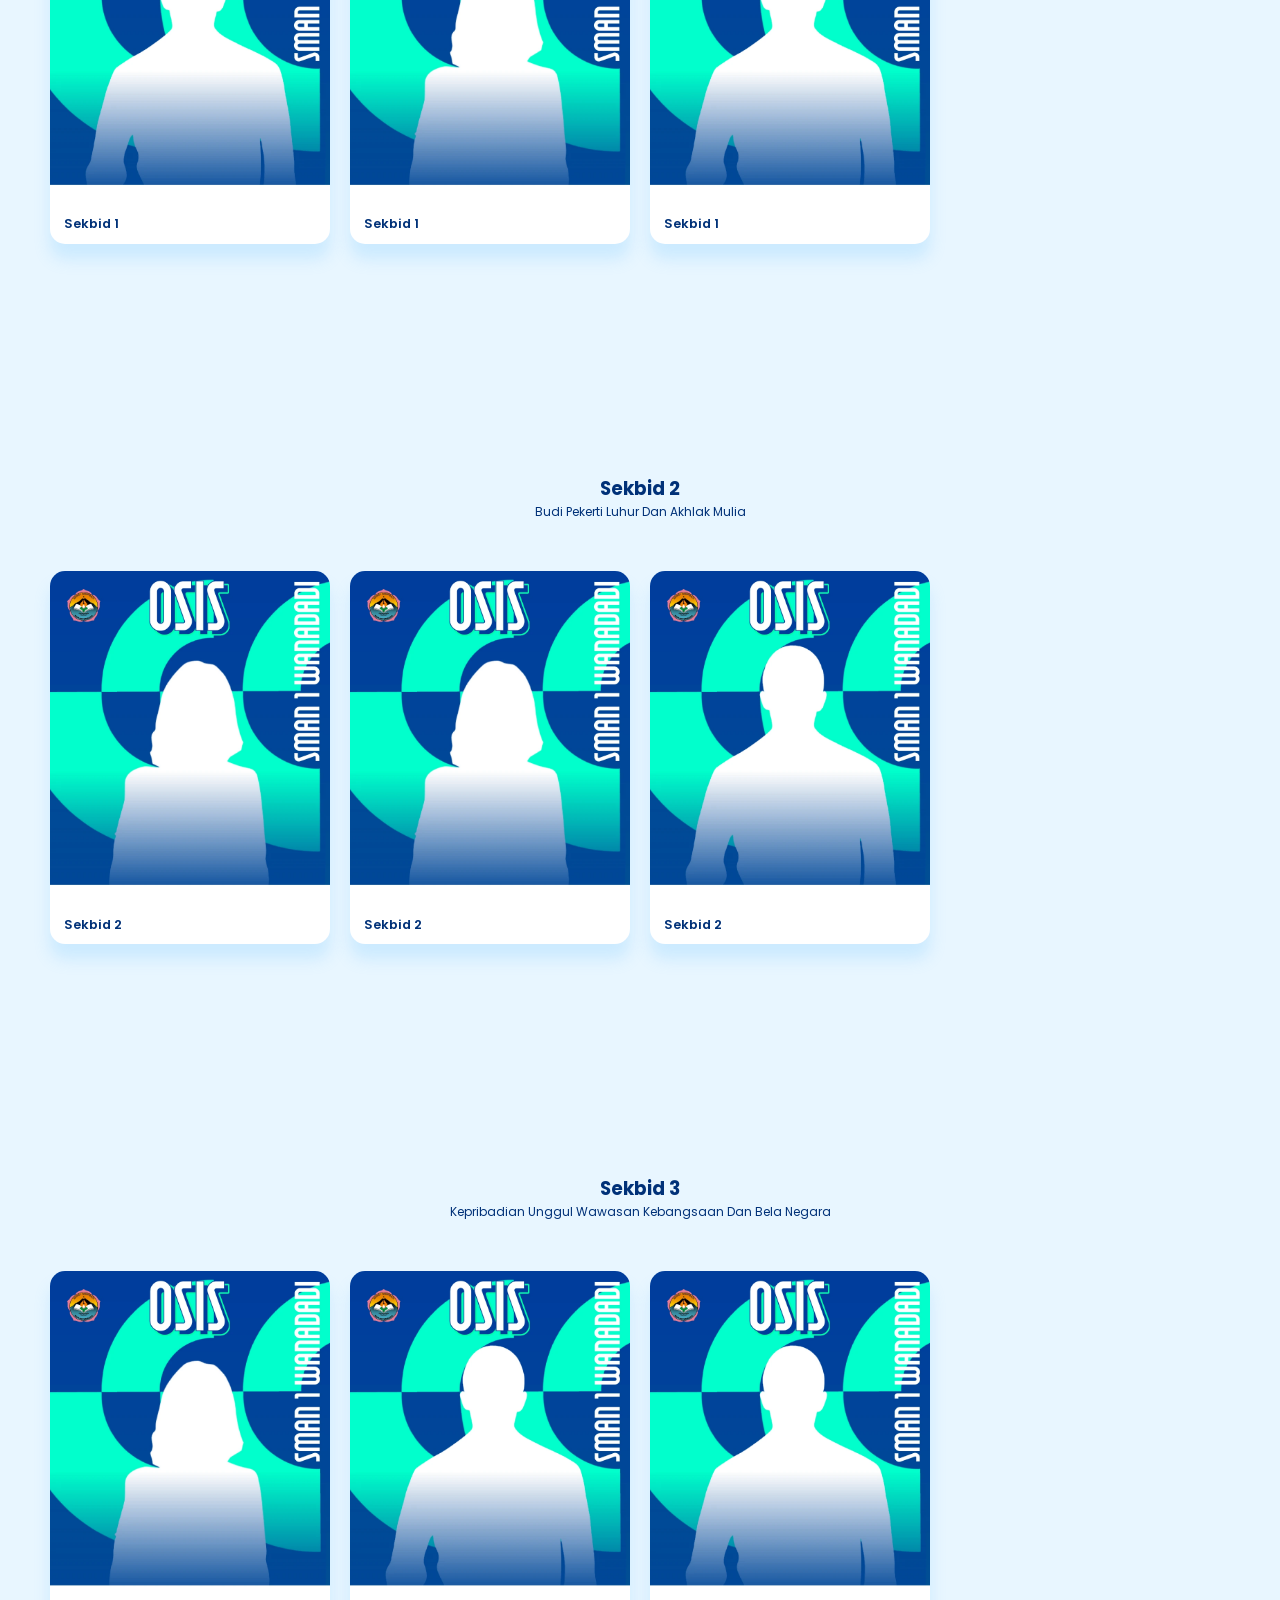
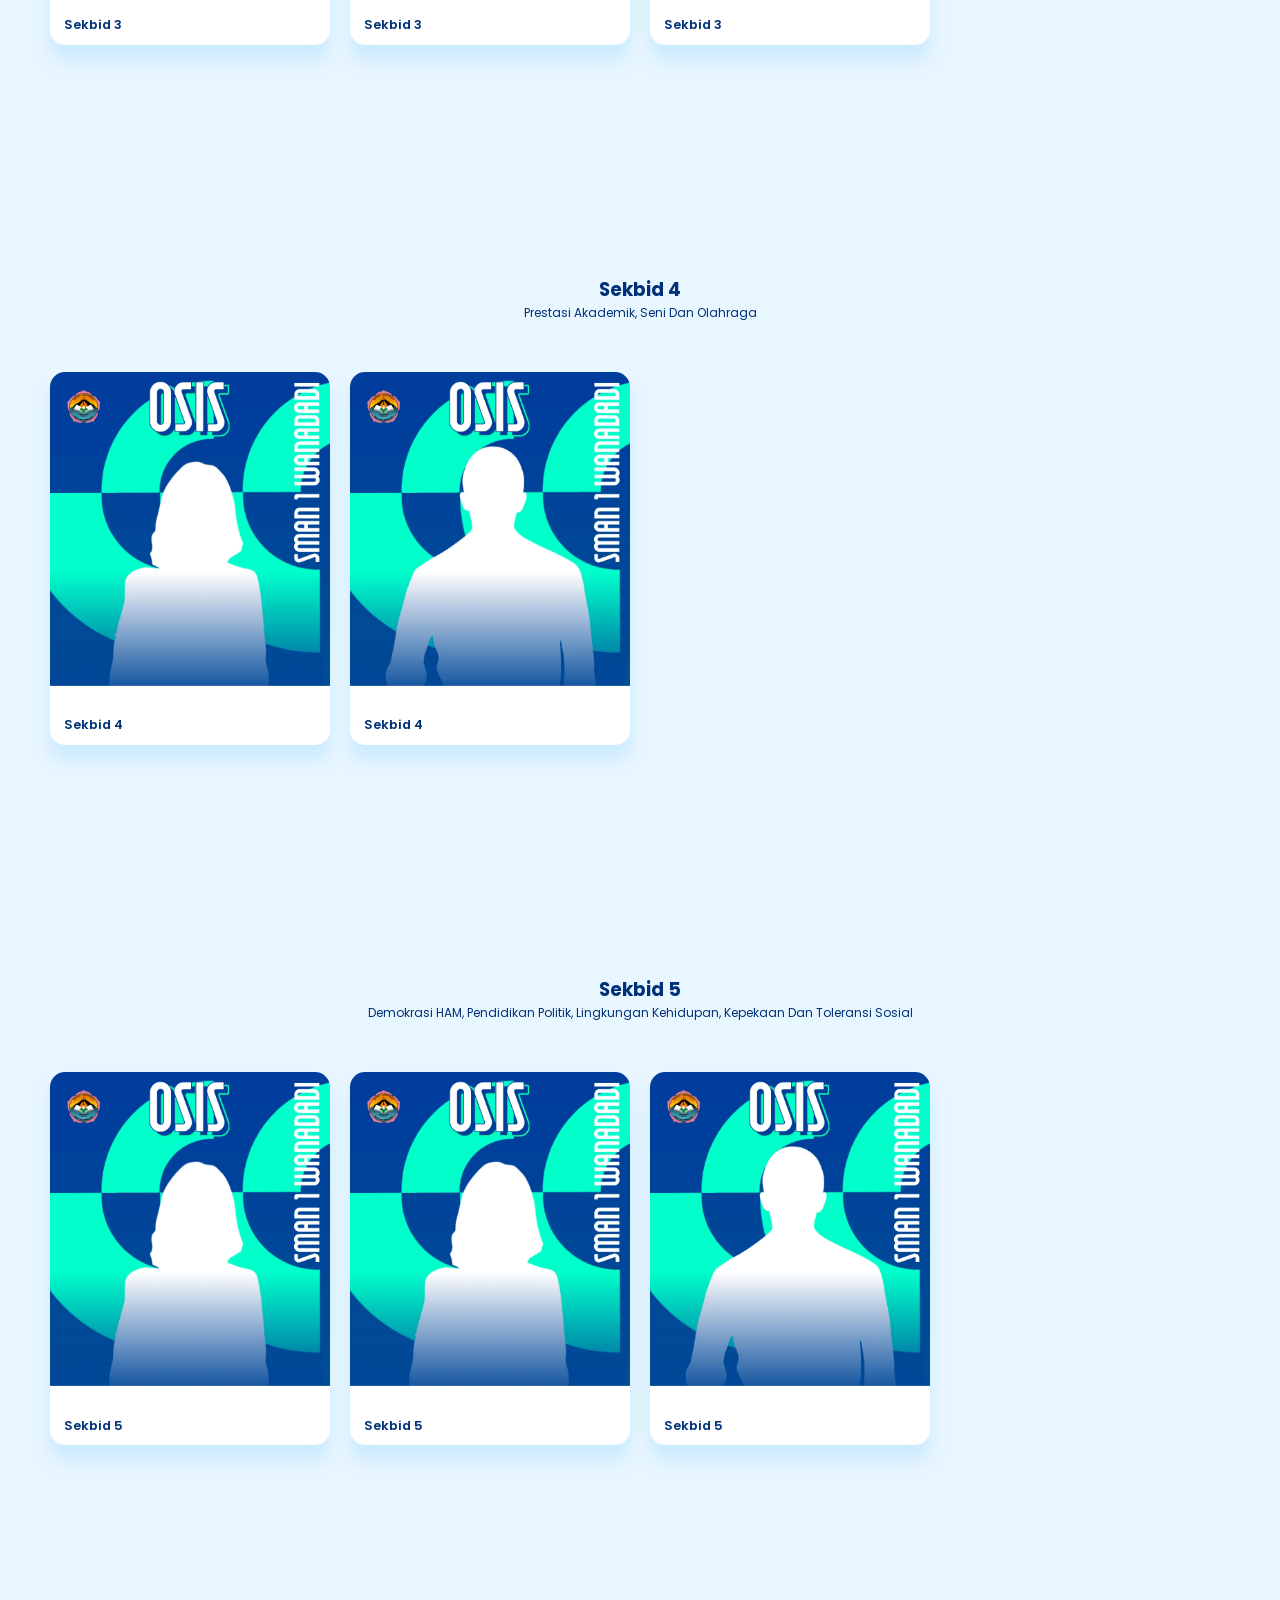
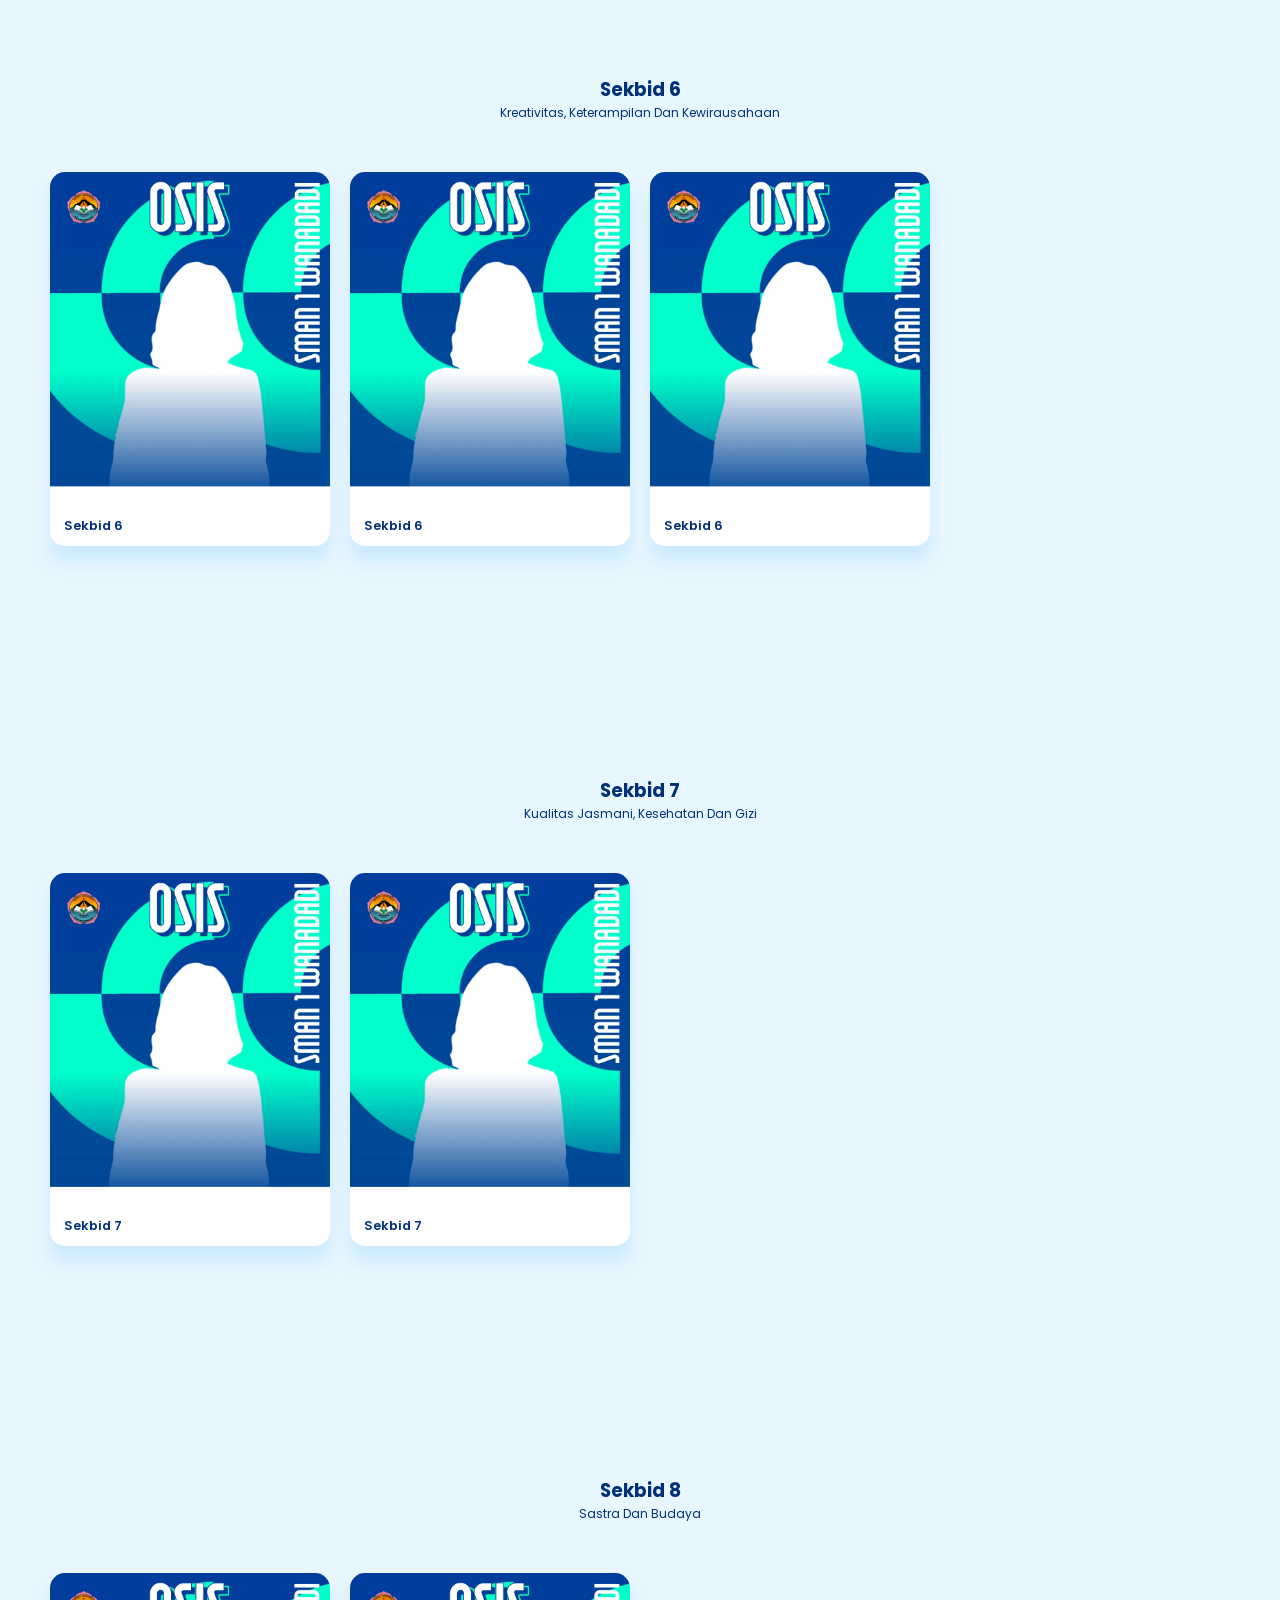
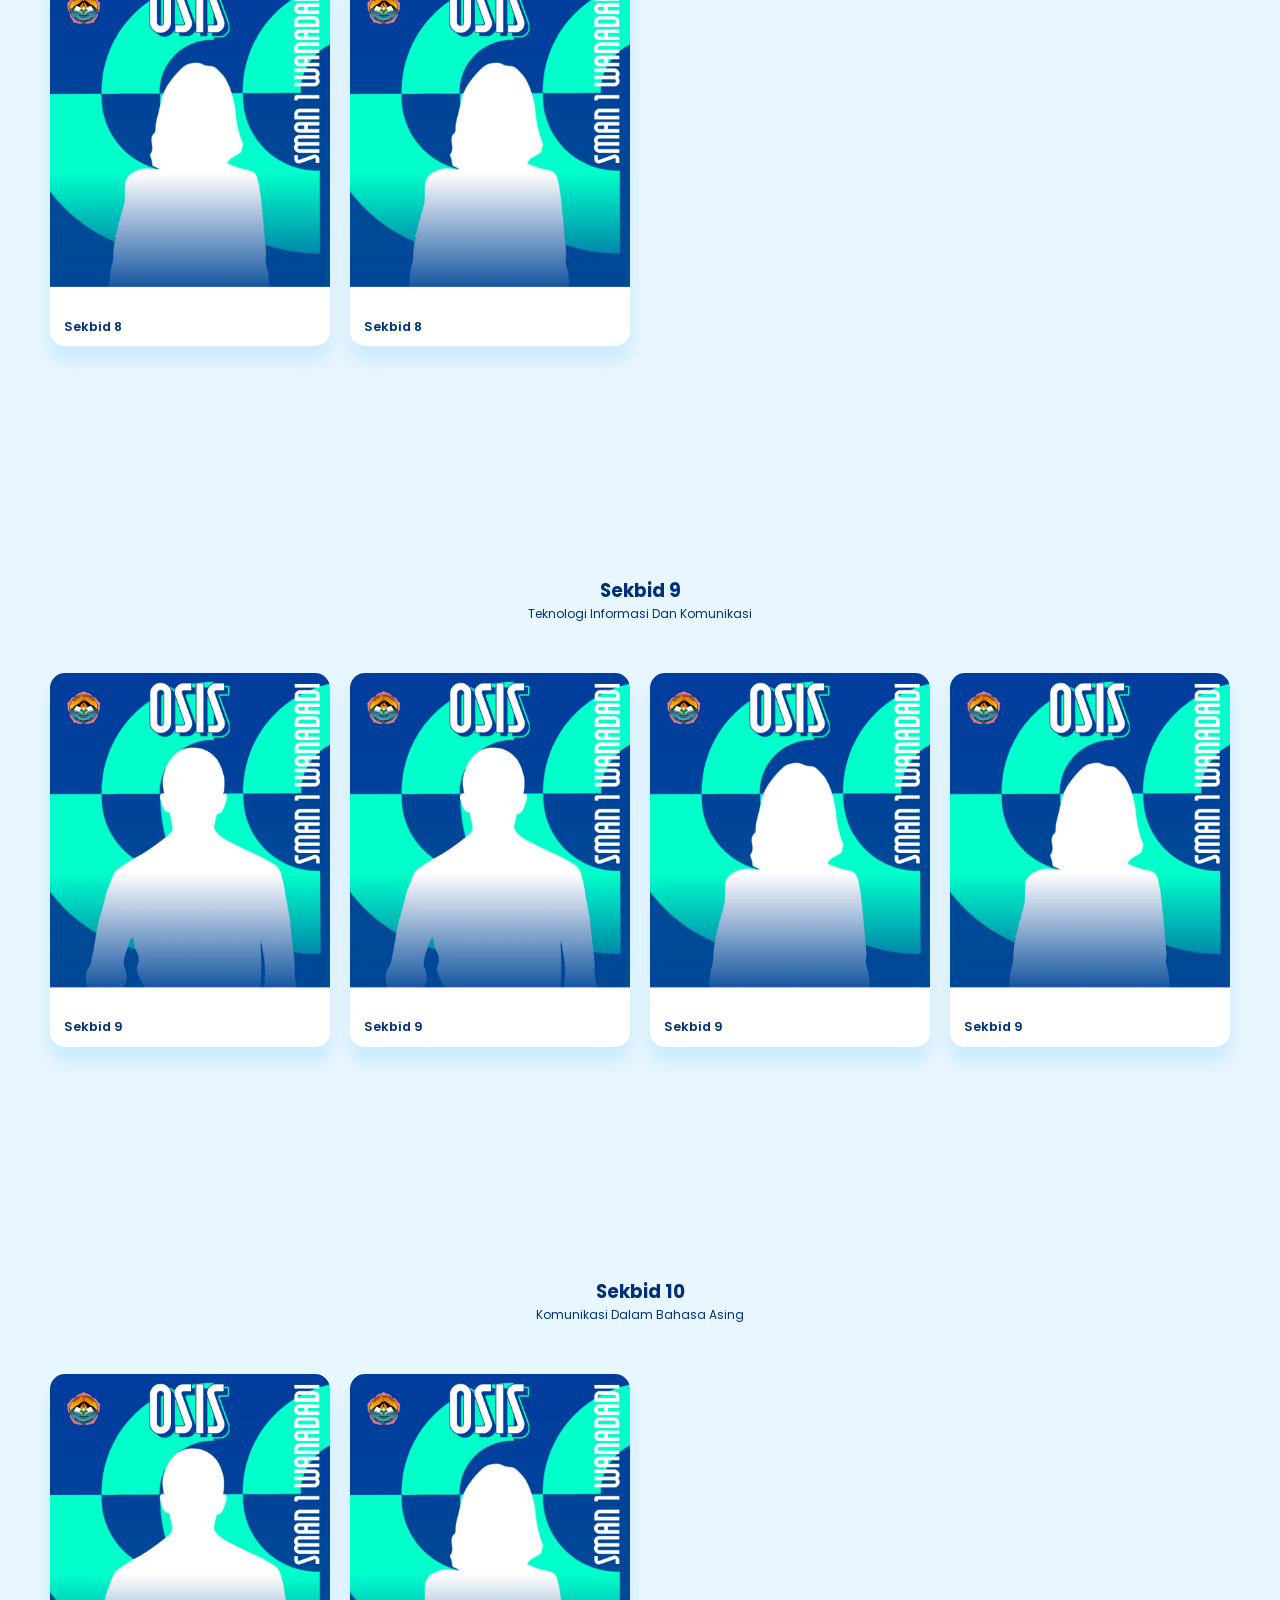
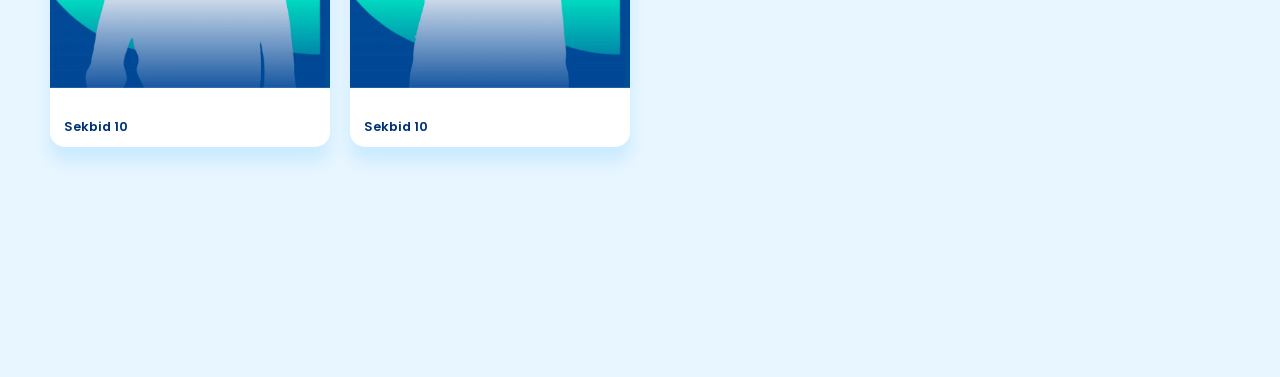
<file: struktur-osis/index.html>
<!DOCTYPE html>
<html lang="id">
<head>
    <meta charset="UTF-8">
    <meta name="viewport" content="width=device-width, initial-scale=1.0">
    <title>Struktur</title>
<link rel="stylesheet" href="struktur-style.css">
<link href="https://fonts.googleapis.com/css2?family=Poppins:wght@300;400;600;700&display=swap" rel="stylesheet">
<link rel="preconnect" href="https://fonts.googleapis.com">
<link rel="preconnect" href="https://fonts.gstatic.com" crossorigin>
<link href="https://fonts.googleapis.com/css2?family=Alfa+Slab+One&family=Archivo+Black&family=Orbitron:wght@400..900&family=Oswald:wght@200..700&display=swap" rel="stylesheet">
</head>
<body>

<div style="position: absolute; top: 0; left: 0;" id="navbar-container"></div>
<script src="../navbar.js"></script>
</div>



 <header class="header">
  <h1>Struktur Anggota</h1>
  <p>Kenali Kami Anggota OSIS SMAN 1 Wanadadi</p>
 </header>
 
<div class="GroupSwitch">
<h3>Pengurus Inti</h3> 

  <div class="PengurusInti">
    <div class="woman jabatan" id="Ketua">Sylva F. H. <span>Ketua</span></div>
    <div class="man jabatan" id="Wakil">Irfan
    <span>Wakil Ketua</span></div>
    <div class="woman jabatan" id="Sekre1">Nasya T. S. <span>Sekretaris 1</span></div>
    <div class="woman jabatan" id="Sekre2">Alviana L. A. <span>Sekretaris 2</span></div>
    <div class="woman jabatan" id="Sekre3">Nofariza Z. W. N. <span>Sekretaris 3</span></div>
    <div class="woman jabatan" id="Benda1">Aulya S. A. <span>Bendahara 1</span></div>
    <div class="woman jabatan" id="Benda2">Henti I. M. <span>Bendahara 2</span></div>
</div>

<h3>Sekbid 1</h3>
<p id="tugas-sekbid">Keimanan Dan Ketaqwaan Terhadap Tuhan Yang Maha Esa</p>
<div class="Sekbid1">
    <div class="man jabatan" id="Latief">M. F. Latief <span>Sekbid 1</span></div>
    <div class="woman jabatan" id="Afendira">Afendira S. L. <span>Sekbid 1</span></div>
    <div class="man jabatan" id="Idris">Idris R. M. <span>Sekbid 1</span></div>
</div>

<h3>Sekbid 2</h3>
<p id="tugas-sekbid">Budi Pekerti Luhur Dan Akhlak Mulia</p>
<div class="Sekbid2">
    <div class="woman jabatan" id="Yumnanda">Yumnanda N. <span>Sekbid 2</span></div>
    <div class="woman jabatan" id="Dwi">Dwi I. <span>Sekbid 2</span></div>
    <div class="man jabatan" id="David">David K. R. <span>Sekbid 2</span></div>
</div>

<h3>Sekbid 3</h3>
<p id="tugas-sekbid">Kepribadian Unggul Wawasan Kebangsaan Dan Bela Negara</p>
<div class="Sekbid3">
    <div class="woman jabatan" id="Falian">Falian N. F. <span>Sekbid 3</span></div>
    <div class="man jabatan" id="Daffa">Daffa R. M. <span>Sekbid 3</span></div>
    <div class="man jabatan" id="Gery">Gery F. P. <span>Sekbid 3</span></div>
</div>

<h3>Sekbid 4</h3>
<p id="tugas-sekbid">Prestasi Akademik, Seni Dan Olahraga</p>
<div class="Sekbid4">
    <div class="woman jabatan" id="Meyliana">Meyliana C. R. <span>Sekbid 4</span></div>
    <div class="man jabatan" id="Syahridan">Syahridan A. <span>Sekbid 4</span></div>
</div>

<h3>Sekbid 5</h3>
<p id="tugas-sekbid">Demokrasi HAM, Pendidikan Politik, Lingkungan Kehidupan, Kepekaan Dan Toleransi Sosial</p>
<div class="Sekbid5">
    <div class="woman jabatan" id="Hilda">Hilda N. S. K.<span>Sekbid 5</span></div>
    <div class="woman jabatan" id="Yasmine">H. Yasmine <span>Sekbid 5</span></div>
    <div class="man jabatan" id="Bangkit">Bangkit B. R. K. <span>Sekbid 5</span></div>
</div>

<h3>Sekbid 6</h3>
<p id="tugas-sekbid">Kreativitas, Keterampilan Dan Kewirausahaan</p>
<div class="Sekbid6">
    <div class="woman jabatan" id="Arista">Aristawidya A. A. P. <span>Sekbid 6</span></div>
    <div class="woman jabatan" id="Jennie">Jennie W. <span>Sekbid 6</span></div>
    <div class="woman jabatan" id="Fika">Fika D. A. <span>Sekbid 6</span></div>
</div>

<h3>Sekbid 7</h3>
<p id="tugas-sekbid">Kualitas Jasmani, Kesehatan Dan Gizi</p>
<div class="Sekbid7">
    <div class="woman jabatan" id="Malinda">Malinda K. M.<span>Sekbid 7</span></div>
    <div class="woman jabatan" id="Madya">Madya Y. T. W. <span>Sekbid 7</span></div>
</div>

<h3>Sekbid 8</h3>
<p id="tugas-sekbid">Sastra Dan Budaya</p>
<div class="Sekbid8">
    <div class="woman jabatan" id="Windi">Windi K. <span>Sekbid 8</span></div>
    <div class="woman jabatan" id="Dysa">Choirudysa A. <span>Sekbid 8</span></div>
</div>

<h3>Sekbid 9</h3>
<p id="tugas-sekbid">Teknologi Informasi Dan Komunikasi</p>
<div class="Sekbid9">
    <div class="man jabatan" id="Ghani">Ghani A. <span>Sekbid 9</span></div>
    <div class="man jabatan" id="Fakhri">N. M. Fakhri  <span>Sekbid 9</span></div>
    <div class="woman jabatan" id="Kamila">Kamila H. N. <span>Sekbid 9</span></div>
    <div class="woman jabatan" id="Nazwa">Nazwa A. R. <span>Sekbid 9</span></div>    
</div>

<h3>Sekbid 10</h3>
<p id="tugas-sekbid">Komunikasi Dalam Bahasa Asing</p>
<div class="Sekbid10">
    <div class="man jabatan" id="Imron">A. Imron <span>Sekbid 10</span></div>
    <div class="woman jabatan" id="Amalia">N. Amalia K. <span>Sekbid 10</span></div>
</div>
</div>
</div>
    

   
</body>
</html>
</file>
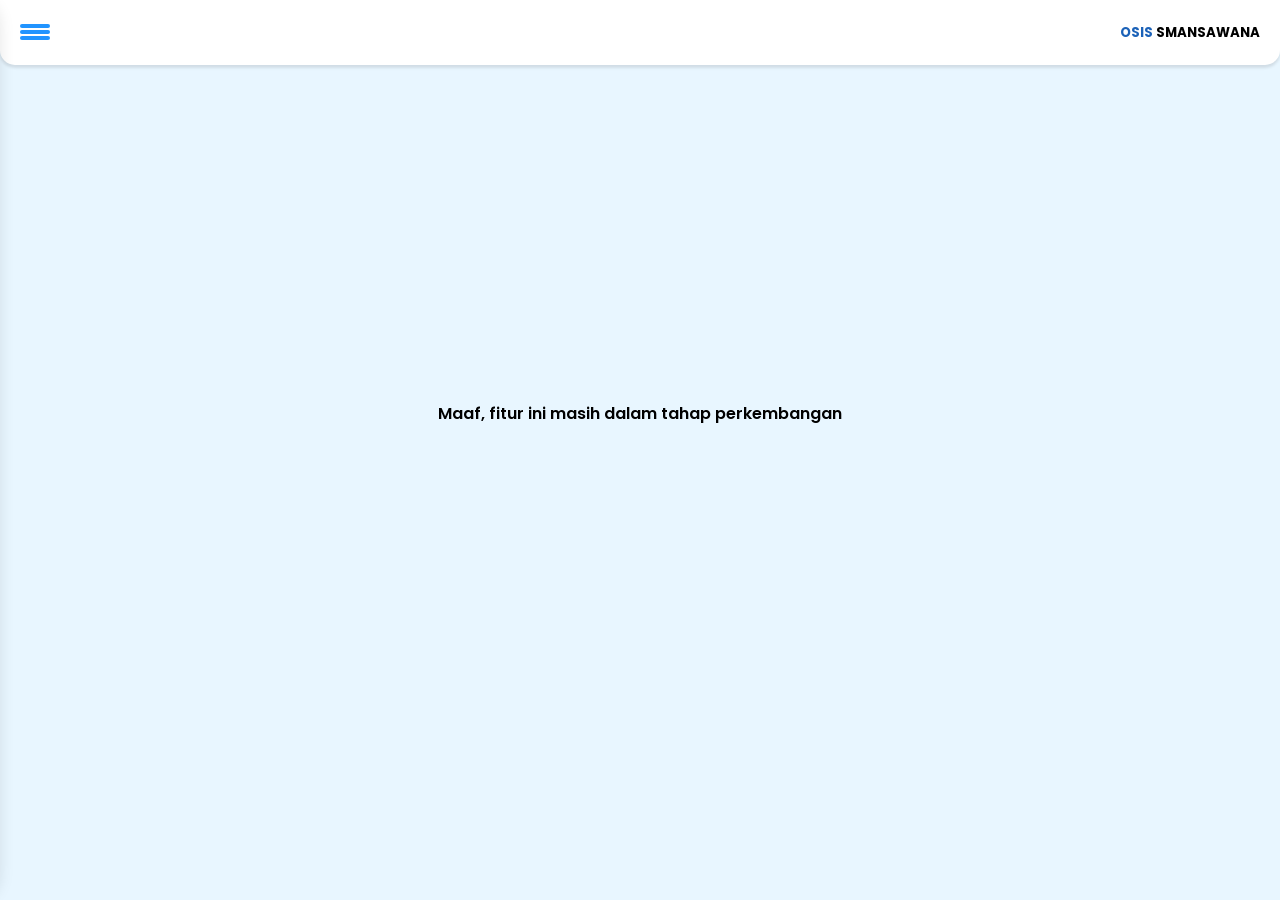
<file: perkembangan.html>
<!DOCTYPE html>
<html>

<head>
  <meta charset="UTF-8">
  <meta name="viewport" content="width=device-width, initial-scale=1">
  <title>perkembangan</title>
  <link rel="stylesheet"/>
    <link rel="preconnect" href="https://fonts.googleapis.com">
   <link rel="stylesheet" href="https://cdnjs.cloudflare.com/ajax/libs/font-awesome/6.5.0/css/all.min.css">
<link rel="preconnect" href="https://fonts.gstatic.com" crossorigin>
<link href="https://fonts.googleapis.com/css2?family=Alfa+Slab+One&family=Archivo+Black&family=Oswald:wght@200..700&display=swap" rel="stylesheet">
 <link href="https://fonts.googleapis.com/css2?family=Poppins:wght@300;400;600;700&display=swap" rel="stylesheet">
 
 <style>
 
body {
display: flex;
background: #e8f6ff;
justify-content: center;
align-items: center;
text-align: center;
min-height: 90vh;
font-family: 'Poppins', sans-serif;
}
 </style>
</head>

<body>
  <h4 style="font-weight: 600;">Maaf, fitur ini masih dalam tahap perkembangan</h4>
  
  <div style="position: absolute; top: 0; left: 0;" id="navbar-container"></div>
  <script src="../navbar.js"></script>
</body>


</html>
</file>
<file: style.css>
* {
  box-sizing: border-box;
}
body {
    margin: 0;
    padding: 0;
    font-family: 'Poppins', sans-serif;
    background-color: #e8f6ff;
    -webkit-tap-highlight-color: transparent;
}

/*Hero Section*/

.hero-section {
    background-color: #0467FF;
    height: 50vh;
    width: 100%;
    display: flex;
    justify-content: center;
    position: relative;
    overflow: hidden;
    position: relative;
    margin-bottom: 10vh;
}
.TempatText {
    color: white;
    position: absolute;
    z-index: 2;
    top: 14vh;
    padding: 5vh;
}


#text1 {
    margin: 0;
    font-size: 1.3vh;
    font-family: sans-serif;
}

#text2 {
    font-size: 3vh;
    font-family: "Archivo Black", sans serif;
    margin: 0;
}

#text3 {
    font-weight: 600;
    font-size: 1.8vh;
    max-width: 85%;
    font-family: sans-serif;
}

#gradienttop {
    height: 40vh;  
    width: 40vh;
    background-color: cyan;
    border-radius: 50%;
    position: absolute;
    top: -25%;
    left: -25%;
    filter: blur(12vh);
    opacity: 90%;
    z-index: 1; 
}

#gradientbottom {
    height: 40vh;  
    width: 40vh;
    background-color: cyan;
    border-radius: 50%;
    position: absolute;
    bottom: -25%;
    right: -24%;
    filter: blur(12vh);
    opacity: 90%;
    z-index: 1; 
}

@media (max-width: 768px) {
.hero-section {
    background-color: #0467FF;
    height: 100vh;
    width: 100%;
    position: relative;
    display: flex;
    align-items: center;
    justify-content: center;
    overflow: hidden;
    height: 100vh;
}

.TempatText {
    padding-bottom: 20vh;
    color: white;
    position: relative;
    z-index: 2;
    display: flex;
    justify-content: center;
    flex-direction: column;
    
}


#text1 {
    margin: 0;
    font-size: 0.85em;
}

#text2 {
    font-size: 2.4em;
    font-family: "Archivo Black", sans serif;
    margin: 0;
}

#text3 {
    font-weight: 500;
    font-size: 1.1em;
    margin-top: 3vh;
}

#gradienttop {
    height: 40vh;  
    width: 40vh;
    background-color: cyan;
    border-radius: 50%;
    position: absolute;
    top: -80px;
    left: -80px;
    filter: blur(90%);
    opacity: 90%;
    z-index: 1; 
}

#gradientbottom {
    height: 40vh;  
    width: 40vh;
    background-color: cyan;
    border-radius: 50%;
    position: absolute;
    bottom: -80px;
    right: -80px;
    filter: blur(90%);
    opacity: 90%;
    z-index: 1; 
}
}



.lettering {
    padding: 1em;
    gap: 0px;
    color: #003178;
    font-family: 'Poppins', sans-serif;
}

.lettering > p {
  font-size: 12px;
}


/*Recent Events*/

::-webkit-scrollbar {
    display: none;
}

.imgSlider {
  width: 100%;
  height: auto;
  display: flex;
}

.sliderContainer {
  display: flex;
  height: 100%;
  width: 100%;
  height: auto;
  overflow-x: auto;
}

.imgContainer{
  text-decoration: none;
  -webkit-tap-highlight-color: transparent;
}
  .img {
    aspect-ratio: 16/9;
    height: 185.0px;
    border-radius: 1em;
    transition: 400ms;
    display: flex;
    width: 100%;
    overflow: hidden;
    position: relative;
    align-items: flex-end;
  }
  
  .img:hover {
    transform: scale(.95);
  }
  
  .imgContent {
    background: rgba(0,0,0,0.7);
    width: 100%;
    display: flex;
    align-items: center;
  }
  
  .imgText {
    padding: .5em;
    
  }
  
.imgText p {
  margin: 0;
  padding: 0;
  color: rgba(255, 255, 255, 0.9);
  font-size: .7em;
}

.imgText h5 {
  margin: 0;
  padding: 0;
  color: white;
  font-weight: 700;
}

/*Menu Utama*/

.menu-place {
    padding: 20px;
    place-content: center;
    place-items: center;
    width: 100%;
    background-color: white;
    box-shadow: 0 5px 15px rgba(138, 210, 255, 0.3);
    place-self: center;
    border-radius: 25px;
    margin-bottom: 10vh;
}

  .bigbox h4 {
    font-weight: 600;
}

  .bigbox, .smallbox:hover{
    background: #03abff;
    border-radius: 20px;
    border: 2px solid transparent;
    transition: 400ms;
    color: white;
    }
    
  .bigbox:hover, .smallbox {
    background: white;
    border-radius: 20px;
    border: 2px solid #03abff;
    color: #03abff;
    transition: 400ms;
    }
    
    
    #aspirasiku {
    transition: 300ms;
    z-index: 5;
    }
    
  .bigbox:hover #aspirasiku {
    transform: scale(1.2) rotate(25deg);
    }
    
  .bigbox {
    display: flex;
    flex-direction: column;
    justify-content: space-between;
    align-items: flex-start;
    padding: 1em;
    margin: 0;
    font-size: 1em;
    font-family: 'Poppins';
    }
    
  .bigbox h4, p, a {
      margin: 0;
      padding: 0;
      text-decoration: none;
      z-index: 5;
  }
  
  .smallbox > i {
      font-size: 1.5em;
}

  .smallbox {
      display: flex;
      flex-direction: column;
      justify-content: center;
      align-items: center;
      text-align: center;
      gap: .6em;
  }
  .smallbox  p {
      font-size: .6em;
      font-weight: 600;
      margin: 0;
      padding: 0;
      
  }
  @media (max-width: 767px) {
    .grid-menu {
      display: grid;
      grid-template-rows: repeat(18, 8px);
      grid-template-columns: repeat(6, 1fr);
      gap: 20px;
      
      width: 100%;
    }

  #box1 {
    grid-column: span 6;
    grid-row: span 6;
  }
  
  #box2 {
    grid-column: span 4;
    grid-row: span 6;
  }
  
  #box3 {
    grid-column: span 4;
    grid-row: span 6;
  }
  
  #box4, #box5, #box6 {
    grid-column: span 2;
    grid-row: span 4;
  }
  
  }
  
  @media (min-width: 768px) {
    .grid-menu {
    display: grid;
    grid-template-rows: repeat(6, 40px);
    grid-template-columns: repeat(16, 1fr);
    gap: 1em;
    width: 100%;
    }
    
  #aspirasiku {
      height: 150px;
      width: 150px;
      transition: 300ms;
  }
  .bigbox:hover #aspirasiku {
      transform: scale(1.2) rotate(25deg);
  }
  .bigbox h4 {
      font-size: 1.5em;
      margin: 0;
      padding: 0;
  }
  .smallbox p {
      font-size: .7em;
      margin: 0;
      padding: 0;
  }
    
  .bigbox, .smallbox:hover{
    border-radius: 25px;
    }
    
  .bigbox:hover, .smallbox {
    border-radius: 25px;
    }
    
   #box1 {
     grid-column: span 8;
     grid-row: span 6;
     
   } 
   #box2, #box3 {
     grid-column: span 6;
     grid-row: span 3;
     
   }
   
   #box4, #box5, #box6 {
     grid-column: span 2;
     grid-row: span 2;
   }
  }
  

#IconName {
  font-weight: 600;
}

.iconlogo {
    font-size: 3em;
    z-index: 5;
}

/*Galeri Foto*/

.photoSlider {
  width: 100%;
  height: auto;
  display: flex;
  margin-bottom: 15vh;
}

.sliderContainer {
  display: flex;
  gap: 20px;
  padding: 20px;
  height: 100%;
  width: 100%;
  
  scroll-snap-type: x mandatory;
  height: auto;
  overflow-x: auto;
  scroll-snap-type-x: mandatory;
}

.photoContainer {
  text-decoration: none;
  -webkit-tap-highlight-color: transparent;
}


  .photo {
    aspect-ratio: 3/4;
    height: 400px;
    border-radius: 1em;
    position: relative;
    display: flex;
    overflow: hidden;
    transition: 400ms;
    display: block;
  }
  
  .photo:hover {
    transform: scale(.95);
  }
  
  .photoContent {
    background: linear-gradient(transparent, rgba(0,0,0));
    height: 100%;
    width: 100%;
    position: absolute;
    bottom: 0;
    left: 0;
    display: flex;
    justify-items: flex-start;
    align-items: flex-end;
    padding: 20px;
  }
  
  #phototext {
    color: white;
    margin: 0;
    padding: 0;
    max-width: 200px;
    font-size: 1.5em;
    display: block;
  }






/*VISI*/
.visi-container {
    display: flex;
    flex-direction: column;
    gap: 20px;
    width: 100%;
    padding: 20px;
}
.visi-content {
    max-width: 100%;
    text-align: center;
}

/*MISI*/
.misi-grid-wrapper {
    display: grid;
    grid-template-columns: 1fr;
    gap: 20px;
    padding: 20px;
    width: 100%;
    margin-bottom: 20vh;
}

.card {
    background: #003178;
    border-radius: 15px;
    padding: 15px;
    display: flex;
    align-items: center;
    justify-content: space-between;
    transition: transform 0.3s ease;
    position: relative;
    box-shadow: 0 5px 15px rgba(138, 210, 255, 0.3);
    overflow: hidden;
    min-height: 120px;
}

.card:hover {
    transform: translateY(-5px);
}

.number-place {
    position: absolute;
    right: 0;
    bottom: 0;
    background: white;
    width: 30%;
    height: 100%;
    z-index: 1;
    display: flex;
    justify-content: center;
    align-items: center;
}

.misi-content {
    z-index: 5;
    max-width: 70%;
}

.misi-number h2 {
    font-size: 50px;
    color: #003178;
    font-family: 'Archivo Black', sans-serif;
    margin: 0;
}

.card-visi {
    color: white;
    font-size: 0.7em;
}

.card-misi {
    color: white;
    font-size: 0.7em;
}

.card-misi p, .card-visi p {
    margin: 5px;
    padding: 0;
    font-weight: 600;
}

/* Responsif untuk Tablet */
@media (min-width: 768px) {
    .misi-grid-wrapper {
        grid-template-columns: repeat(2, 1fr);
    }
    .card-visi, .card-misi, .tugas-content {
        font-size: 0.9em !important;
    }
}

/* Responsif untuk PC/Desktop */
@media (min-width: 1024px) {
    .misi-grid-wrapper {
        grid-template-columns: repeat(3, 1fr);
    }
    .visi-container {
        max-width: 1200px;
        margin-left: auto;
        margin-right: auto;
    }
}



/*Tugas OSIS*/
.tugas-container {
    display: flex;
    flex-wrap: wrap;
    justify-content: center;
    align-items: center;
    gap: 60px;
    margin-bottom: 40vh;
    padding: 20px;
}

#tugas1, #tugas4 {
    background: dodgerblue;
}

#tugas2, #tugas5 {
    background-color: darkcyan;
}

#tugas3, #tugas6 {
    background: slateblue;
}
.tugas-card {
    width: 100%;
    max-width: 400px;
    height: auto;
    aspect-ratio: 1/1;
    border-radius: 5%;
    display: flex;
    flex-direction: column;
    justify-content: space-between;
    padding: 20px;
    box-shadow: 0 10px 30px rgba(0,0,0,0.2);
    transition: 300ms;
}

.tugas-card:hover {
    transform: translateY(-10px);
}

.illustration-container {
    flex: 1;
    display: flex;
    justify-content: center;
    align-items: center;
    
}

.main-img {
    width: 60%;
    z-index: 2;
}


.tugas-content {
    font-size: 0.8em;
    color: white;
    font-weight: 600;
    text-align: center;
}



/* Container Utama */
.footer-container {
    width: 100%;
    padding: 20px;
    max-width: 1200px;
    margin: 0;
}

/* Base Footer */
.main-footer {
    background: linear-gradient(135deg, #1e3a8a, #1e40af);
    color: #dbeafe;
    padding: 0px 0 20px 0;
    position: relative;
    overflow: hidden;
    border-radius: 20px 20px 0 0; 
    margin-top: 10vh; 
}

/* Grid System */
.footer-content {
    display: grid;
    grid-template-columns: repeat(auto-fit, minmax(280px, 1fr));
    gap: 40px;
    margin-bottom: 40px;
}


.footer-logo h2, 
.footer-links h2 {
    font-size: 1.4rem;
    margin-bottom: 20px;
    color: #ffffff;
}

.footer-logo p {
    color: #e2e8f0;
    font-size: 0.8rem;
    line-height: 1.6;
    margin-bottom: 10px;
}


.footer-links nav {
    display: flex;
    flex-direction: column;
}

.footer-links a {
    display: inline-block;
    color: rgba(255, 255, 255, 0.7);
    transition: all 0.3s ease;
    padding: 8px 0;
    font-size: 0.8rem;
    position: relative;
}


.footer-links a:hover {
    color: #ffffff;
    padding-left: 5px; 
}

.footer-bottom {
    text-align: center;
    padding-top: 30px;
    border-top: 1px solid rgba(255, 255, 255, 0.1);
    font-size: 0.8rem;
    color: rgba(255, 255, 255, 0.5);
}

.footer-bottom p {
    margin: 5px 0;
}

/* --- Media Queries --- */

@media (min-width: 768px) {
    .main-footer {
        margin-top: 20vh;
        padding-top: 80px;
    }
    
    .footer-content {
        text-align: left; 
    }
}

@media (min-width: 1024px) {
    .footer-content {
        gap: 100px; 
    }
}
</file>
<file: struktur-osis/struktur-style.css>
* {
    margin: 0;
    padding: 0;
    box-sizing: border-box;
    font-family: 'Poppins', sans-serif;
}

body {
    background-color: #e8f6ff;
    color: #003178;
}

.GroupSwitch {
    text-align: center;
}


.header {
    text-align: center;
    padding: 20px;
    margin: 15vh 0 50px 0;
}

#tugas-sekbid {
   font-size: 12px; 
   padding: 0 20px;
}

.PengurusInti, .Sekbid1, .Sekbid2, .Sekbid3, .Sekbid4, .Sekbid5, .Sekbid6, .Sekbid7, .Sekbid8, .Sekbid9, .Sekbid10 {
    display: grid;
    grid-template-columns: repeat(4, 1fr);
    gap: 20px;
    margin-bottom: 20vh;
    padding: 50px;
}

.man {
    background-image: url('man.webp');
    background-size: cover;
}

.woman {
    background-image: url('woman.webp');
    background-size: cover;
}


.jabatan {
    background-color: white;
    border-radius: 15px;
    aspect-ratio: 3/4;
    box-shadow: 0 15px 15px rgba(138, 210, 255, 0.3);
    transition: transform 300ms ease;
    display: flex;
    flex-direction: column;
    align-items: flex-start;
    justify-content: flex-end;
    padding-left: 5%;
    position: relative;
    font-weight: 600;
    color: white;
    overflow: hidden;
    font-size: 80%;
    font-family: 'Poppins', sans-serif ;
}

.jabatan span {
    color: #003178;
    padding:  5% 0 4% 0;
    font-family: 'Poppins', Arial, Helvetica, sans-serif;
    
}

.jabatan:active {
    transform: scale(1.1);
}

@media (max-width: 768px) {
.PengurusInti, .Sekbid1, .Sekbid2, .Sekbid3, .Sekbid4, .Sekbid5, .Sekbid6, .Sekbid7, .Sekbid8, .Sekbid9, .Sekbid10 {
    display: grid;
    grid-template-columns: 1fr 1fr;
    gap: 20px;
    padding: 20px;
}

.man {
    background-image: url('man.webp');
    background-size: cover;
}

.woman {
    background-image: url('woman.webp');
    background-size: cover;
}

.jabatan {
    background-color: white;
    background-size: cover;
    border-radius: clamp(6px, 10px, 30px);
    aspect-ratio: 3/4;
    box-shadow: 0 15px 15px rgba(138, 210, 255, 0.3);
    transition: transform 300ms ease;
}

.jabatan:active {
    transform: scale(1.1);
}
}

#Wakil {
    background-image: url('irfan.webp');
    background-size: cover;
}
</file>
